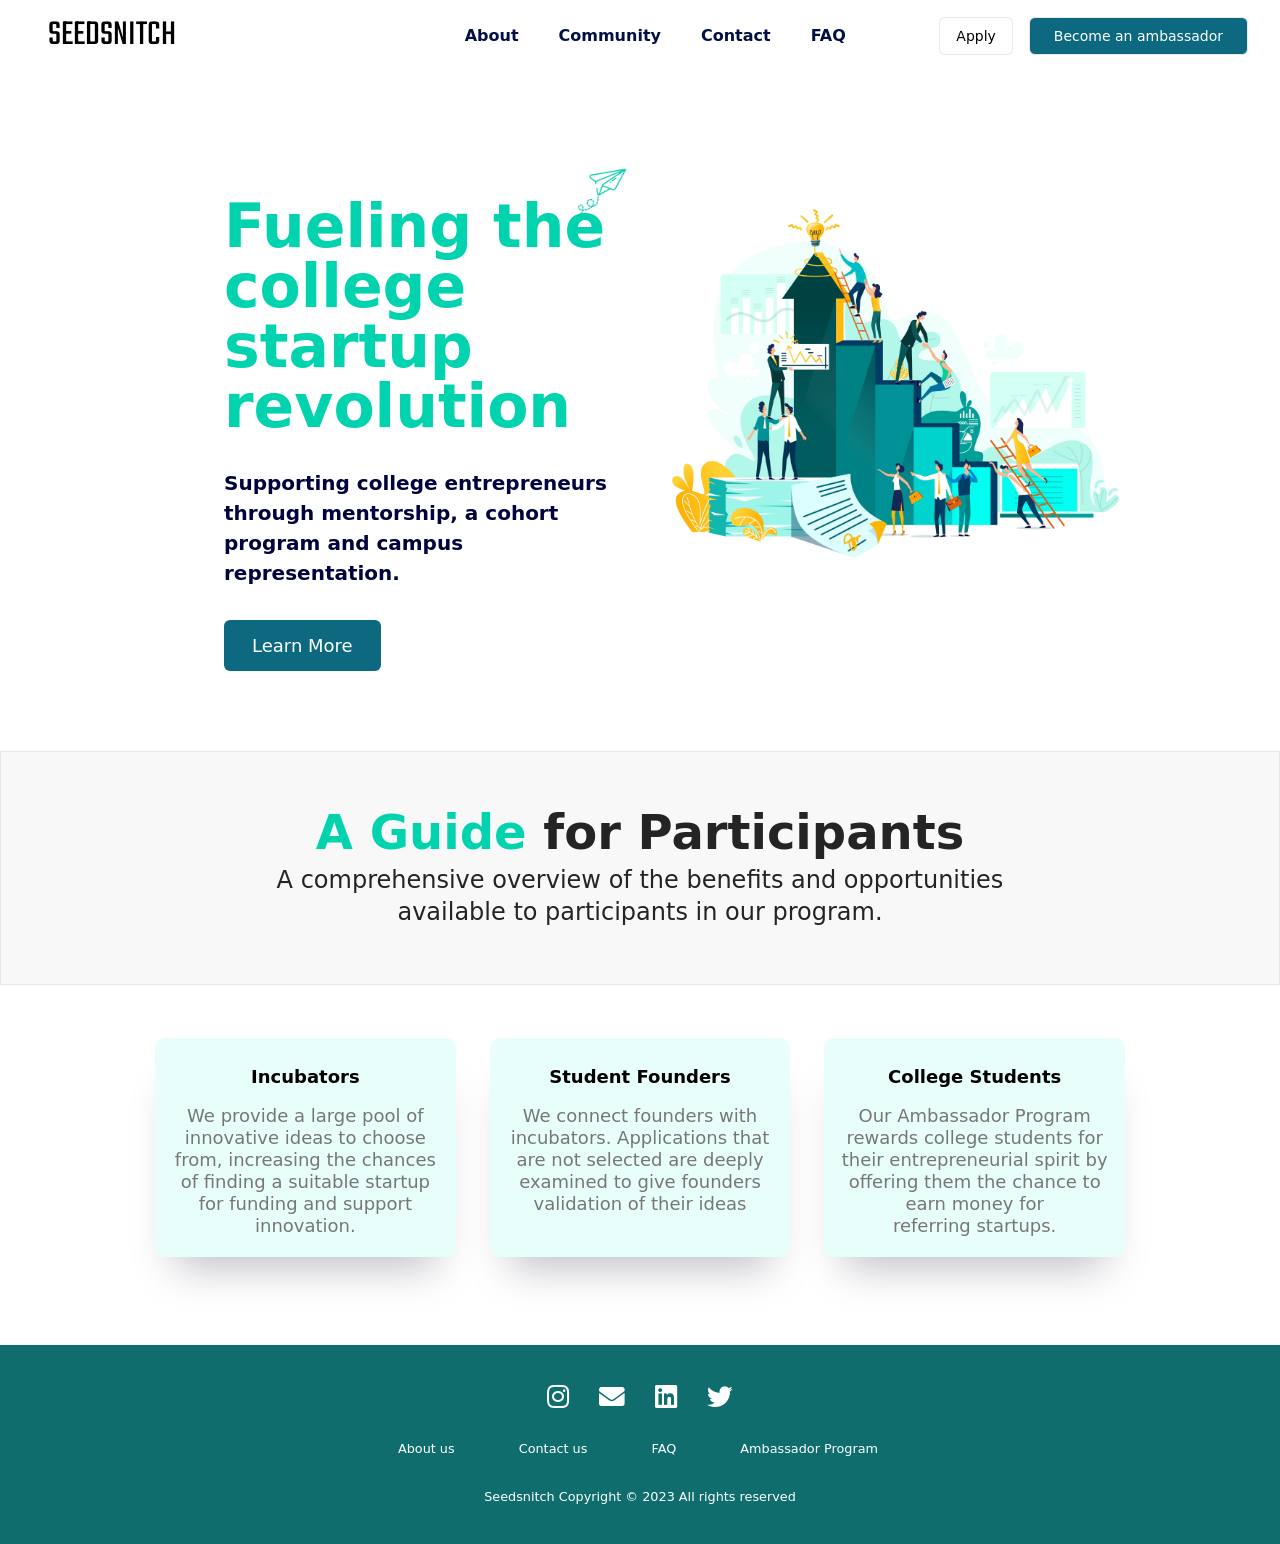
<file: index.html>
<!DOCTYPE html>
<html lang="en">
  <head>
    <link rel="icon" type="image/x-icon" href="./img/favicon.ico.png" />

    <meta charset="UTF-8" />
    <meta http-equiv="X-UA-Compatible" content="IE=edge" />
    <meta name="viewport" content="width=device-width, initial-scale=1.0" />
    <link rel="preconnect" href="https://fonts.googleapis.com" />
    <link
      href="https://fonts.googleapis.com/css2?family=Teko:wght@400;500;600&display=swap"
      rel="stylesheet"
    />
    <link rel="preconnect" href="https://fonts.gstatic.com" crossorigin />
    <link
      href="https://fonts.googleapis.com/css2?family=Merriweather:wght@400;700&display=swap"
      rel="stylesheet"
    />
    <link
      rel="stylesheet"
      href="https://cdnjs.cloudflare.com/ajax/libs/font-awesome/5.15.1/css/all.min.css"
      integrity="sha512-+4zCK9k+qNFUR5X+cKL9EIR+ZOhtIloNl9GIKS57V1MyNsYpYcUrUeQc9vNfzsWfV28IaLL3i96P9sdNyeRssA=="
      crossorigin="anonymous"
    />
    <link
      rel="stylesheet"
      href="https://maxcdn.bootstrapcdn.com/font-awesome/4.4.0/css/font-awesome.min.css"
    />
    <link
      rel="stylesheet"
      href="https://cdnjs.cloudflare.com/ajax/libs/font-awesome/5.15.1/css/all.min.css"
      integrity="sha512-+4zCK9k+qNFUR5X+cKL9EIR+ZOhtIloNl9GIKS57V1MyNsYpYcUrUeQc9vNfzsWfV28IaLL3i96P9sdNyeRssA=="
      crossorigin="anonymous"
    />
    <link rel="stylesheet" href="./css/main.css" />
    <title>Home | Seedsnitch</title>
  </head>

  <body class="bg-white">
    <nav
      class="bg-transparent px-4 flex items-center justify-between pt-4 pb-4 mx-auto fixed top-0 left-0 right-0 z-50 text-textBlue font-[600]"
      id="navbar"
    >
      <div class="max-w-1/3">
        <a href="#">
          <h1 class="font-title pl-8 text-4xl text-black font-normal">
            SEEDSNITCH
          </h1>
        </a>
      </div>
      <div
        class="hidden container pl-28 flex-row items-center justify-center space-x-10 md:flex max-w-1/3"
      >
        <a href="./pages/about.html" class="link">About</a>
        <a href="#" class="link">Community</a>
        <a href="./pages/contact.html" class="link">Contact</a>
        <a href="./pages/faq.html" class="link">FAQ</a>
      </div>
      <div
        class="max-w-1/3 hidden items-center justify-end pr-4 font-semibold button-effect space-x-4 md:flex"
      >
        <!-- <button class="rounded-md border border-black  px-4 py-1 text-center effect effect-5" id="button">Apply</button> -->
        <a
          href="./pages/apply.html"
          class="cursor-pointer border-gray-200 border flex justify-center items-center font-medium rounded-md hover:bg-accent text-black text-xs shrink-0 py-2 px-2 md:py-2 md:px-4 md:text-sm"
        >
          Apply
        </a>
        <a
          class="cursor-pointer flex justify-center items-center font-medium rounded-md border bg-[#0C6980] text-white hover:bg-[#084352] hover:text-white text-xs shrink-0 py-2 px-3 md:py-2 md:px-6 md:text-sm"
          href="./pages/ambassador.html"
        >
          Become an ambassador
        </a>
      </div>
      <div class="md:hidden w-1/2 flex items-center justify-end">
        <button
          id="menu-btn"
          class="block hamburger md:hidden focus:outline-none"
        >
          <span class="hamburger-top"></span>
          <span class="hamburger-middle"></span>
          <span class="hamburger-bottom"></span>
        </button>
      </div>
      <div class="md:hidden" class="">
        <div
          id="menu"
          class="absolute flex-col items-center hidden self-end py-4 mt-10 space-y-4 font-bold sm:w-min-3xl sm:self-center px-8 right-6 drop-shadow-md text-black bg-slate-50"
        >
          <a href="./pages/about.html" class="font-normal px-3">About</a>
          <a href="#" class="font-normal px-3">Community</a>
          <a href="./pages/contact.html" class="font-normal px-3">Contact</a>
          <a href="./pages/faq.html" class="font-normal px-3">FAQ</a>
          <a href="./pages/apply.html" class="font-bold text-darkBlue px-3">
            Apply
          </a>
          <a
            href="./pages/ambassador.html"
            class="font-bold text-darkBlue px-3"
          >
            Become an <br />
            ambassador
          </a>
        </div>
      </div>
    </nav>
    <!-- Intro Section -->
    <section
      id="intro"
      class="hidden h-auto w-full overflow-hidden md:flex justify-between flex-row mt-24 px-24 mb-6 text-left"
    >
      <div
        class="w-1/2 space-y-8 flex flex-col justify-center items-start pt-20 text-center pl-32"
        id="intro-text"
      >
        <div
          class="text-3xl pt-5 md:max-w-3xl text-accent md:text-6xl md:font-bold lg:font-black text-left"
          id="intro-text"
        >
          <span class="mt-64 relative text-center">
            Fueling the college startup revolution
            <img
              src="img/icon.png"
              class="w-[50px] absolute -right-14 -top-6"
            />
          </span>
        </div>
        <div class="max-w-lg text-medBlue font-semibold text-[20px] text-left">
          <p>
            Supporting college entrepreneurs through mentorship, a cohort
            program and campus representation.
          </p>
        </div>
        <div>
          <a href="./pages/about.html">
            <button
              class="text-white bg-[#0C6980] rounded-md py-3 px-7 text-[18px] hover:bg-[#084352]"
            >
              Learn More
            </button></a
          >
        </div>
      </div>
      <div class="w-1/2 flex flex-row items-center justify-end p-8">
        <img src="img/2.jpg" class="object-cover" alt="" />
        <!-- <img src="img/test.png" class="object-cover" alt="" /> -->
      </div>
    </section>
    <section id="intro2" class="w-screen h-fit mb-6 block md:hidden">
      <div
        class="w-full h-fit space-y-12 py-12 flex flex-col items-center justify-center mt-28 rounded-xl z-10"
      >
        <div
          class="container text-center text-accent text-5xl font-[800] flex flex-col justify-center"
          id="intro-text"
        >
          <span class=""> Fueling the college startup revolution</span>
        </div>
        <div class="text-medBlue font-bold text-center text-[20px]">
          <p>
            Supporting college entrepreneurs through <br />
            mentorship, a cohort program and <br />campus representation.
          </p>
        </div>
        <div>
          <a href="./pages/about.html">
            <button
              class="text-white bg-[#0C6980] rounded-md py-2 px-8 mt-4 text-[16px] hover:bg-[#084352]"
            >
              Learn More
            </button></a
          >
        </div>
        <img src="./img/cover.jpg" class="-z-10" id="index-img" alt="" />
      </div>
      <!-- <div class="w-full mt-16">
      <img src="img/2.jpg" class="w-full h-auto" alt="">
    </div> -->
    </section>

    <section
      class="mt-20 gap-x-8 h-auto md:flex-row px-4 md:px-0 md:gap-x-16 bg-[#f8f8f8] w-full border border-b-slate-200"
    >
      <div
        class="text-center md:w-1/2 w-full h-full mx-auto flex flex-col items-center justify-start md:py-12"
      >
        <div class="w-full md:w-[800px] text-center p-4 md:p-2">
          <h2
            class="md:font-extrabold font-bold text-4xl md:text-5xl pb-2 text-accent"
          >
            A Guide <span class="text-[#242424]">for Participants</span>
          </h2>
          <h2 class="font-light text-2xl md:font-normal text-[#242424]">
            A comprehensive overview of the benefits and opportunities available
            to participants in our program.
          </h2>
        </div>
      </div>
    </section>
    <section>
      <div
        class="w-full mx-auto h-auto flex flex-col items-center justify-center px-10 md:px-6 md:mb-0 md:pb-10 mb-6 mt-18 pt-4"
      >
        <div class="index-row flex flex-col md:flex-row container">
          <div class="course-col">
            <h3>Incubators</h3>
            <p>
              We provide a large pool of innovative ideas to choose from,
              increasing the chances of finding a suitable startup for funding
              and support innovation.
            </p>
          </div>
          <div class="course-col">
            <h3>Student Founders</h3>
            <p>
              We connect founders with incubators. Applications that are not
              selected are deeply examined to give founders validation of their
              ideas
            </p>
          </div>
          <div class="course-col">
            <h3>College Students</h3>
            <p>
              Our Ambassador Program rewards college students for their
              entrepreneurial spirit by offering them the chance to earn money
              for referring startups.
            </p>
          </div>
        </div>
      </div>
    </section>
    <footer class="bg-[#0f6d6d] text-white py-2 static bottom-0 left-0 w-full">
      <div class="footer">
        <div class="row">
          <a
            target="_blank"
            href="https://instagram.com/seedsnitch?igshid=ZDdkNTZiNTM="
            id="instagram"
            ><i class="fab fa-instagram"></i
          ></a>
          <a
            target="_blank"
            href="https://mail.google.com/mail/?view=cm&fs=1&tf=1&to=connect@seedsnitch.in"
            id="gmail"
            ><i class="fas fa-envelope"></i
          ></a>
          <a
            target="_blank"
            href="https://www.linkedin.com/company/seedsnitch/"
            id="linkedin"
            ><i class="fab fa-linkedin"></i
          ></a>
          <a target="_blank" href="https://twitter.com/seedsnitch" id="twitter"
            ><i class="fab fa-twitter"></i
          ></a>
        </div>

        <div class="row">
          <ul>
            <li><a href="/pages/about.html">About us</a></li>
            <li><a href="/pages/contact.html">Contact us</a></li>
            <li><a href="/pages/faq.html">FAQ</a></li>
            <li><a href="/pages/ambassador.html">Ambassador Program </a></li>
          </ul>
        </div>

        <div class="row">Seedsnitch Copyright © 2023 All rights reserved</div>
      </div>
    </footer>
  </body>
  <script src="./js/scripts.js"></script>
</html>
</file>
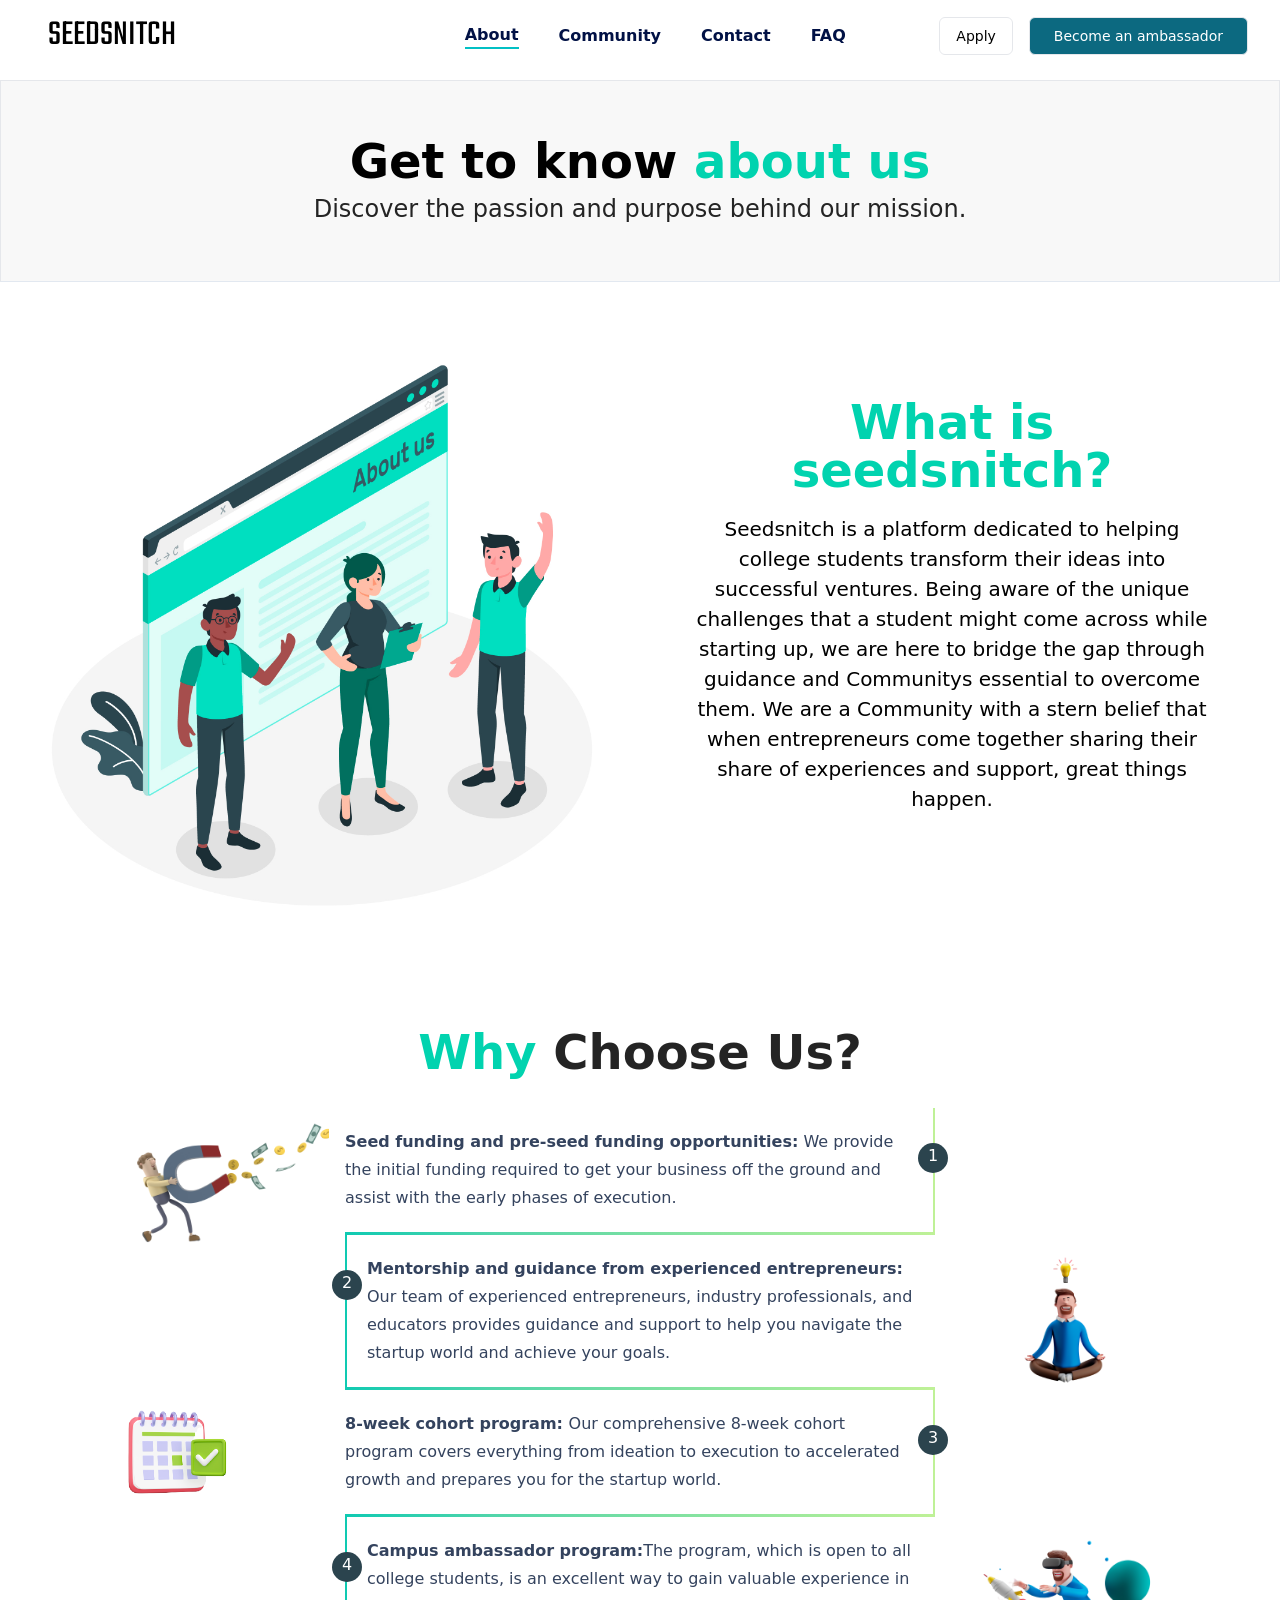
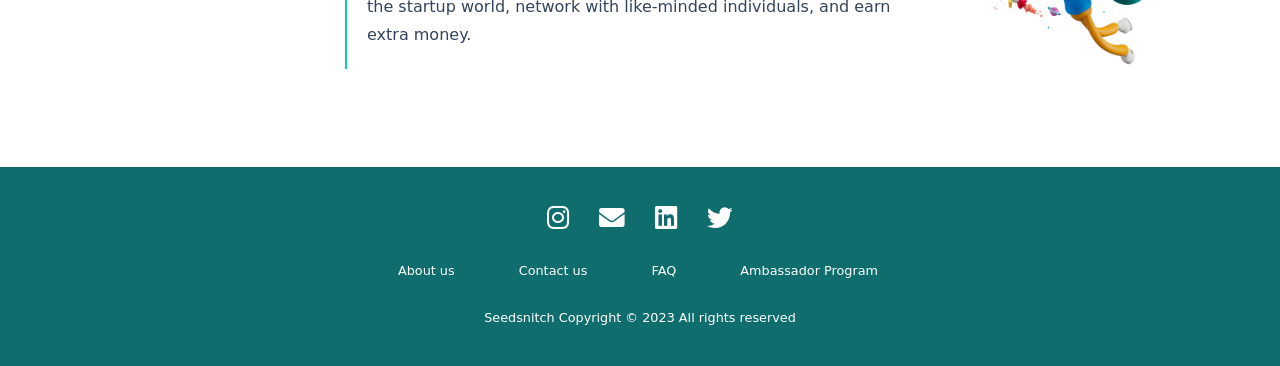
<file: pages/about.html>
<!DOCTYPE html>
<html lang="en">
  <head>
    <link rel="icon" type="image/x-icon" href="../img/favicon.ico.png" />

    <meta charset="UTF-8" />
    <meta http-equiv="X-UA-Compatible" content="IE=edge" />
    <meta name="viewport" content="width=device-width, initial-scale=1.0" />
    <link rel="preconnect" href="https://fonts.googleapis.com" />
    <link rel="preconnect" href="https://fonts.gstatic.com" crossorigin />
    <link
      href="https://fonts.googleapis.com/css2?family=Merriweather:wght@400;700&display=swap"
      rel="stylesheet"
    />
    <link
      rel="stylesheet"
      href="https://cdnjs.cloudflare.com/ajax/libs/font-awesome/5.15.1/css/all.min.css"
      integrity="sha512-+4zCK9k+qNFUR5X+cKL9EIR+ZOhtIloNl9GIKS57V1MyNsYpYcUrUeQc9vNfzsWfV28IaLL3i96P9sdNyeRssA=="
      crossorigin="anonymous"
    />
    <link
      rel="stylesheet"
      href="https://maxcdn.bootstrapcdn.com/font-awesome/4.4.0/css/font-awesome.min.css"
    />
    <link
      rel="stylesheet"
      href="https://cdnjs.cloudflare.com/ajax/libs/font-awesome/5.15.1/css/all.min.css"
      integrity="sha512-+4zCK9k+qNFUR5X+cKL9EIR+ZOhtIloNl9GIKS57V1MyNsYpYcUrUeQc9vNfzsWfV28IaLL3i96P9sdNyeRssA=="
      crossorigin="anonymous"
    />
    <link rel="stylesheet" href="../css/main.css" />
    <title>About | Seedsnitch</title>
  </head>

  <body>
    <nav
      class="bg-transparent px-4 flex items-center justify-between pt-4 pb-4 mx-auto fixed top-0 left-0 right-0 z-50 text-textBlue font-[600]"
      id="navbar"
    >
      <div class="max-w-1/2 md:max-w-1/3">
        <a href="../index.html">
          <h1 class="font-title pl-8 text-4xl text-black font-normal">
            SEEDSNITCH
          </h1>
        </a>
      </div>
      <div
        class="hidden container pl-28 flex-row items-center justify-center space-x-10 md:flex md:max-w-1/3"
      >
        <a href="#" class="font-bold border-b-[2px] border-[#01c0c4]">About</a>
        <a href="#" class="link">Community</a>
        <a href="./contact.html" class="link">Contact</a>
        <a href="./faq.html" class="link">FAQ</a>
      </div>

      <div
        class="hidden md:max-w-1/3 items-center justify-end pr-4 font-semibold button-effect space-x-4 md:flex"
      >
        <!-- <button class="rounded-md border border-black  px-4 py-1 text-center effect effect-5" id="button">Apply</button> -->
        <a
          href="./apply.html"
          class="cursor-pointer border-gray-200 border flex justify-center items-center font-medium rounded-md hover:bg-accent text-black text-xs shrink-0 py-2 px-2 md:py-2 md:px-4 md:text-sm"
        >
          Apply
        </a>
        <a
          class="cursor-pointer flex justify-center items-center font-medium rounded-md border bg-[#0C6980] text-white hover:bg-[#084352] hover:text-white text-xs shrink-0 py-2 px-3 md:py-2 md:px-6 md:text-sm"
          href="./ambassador.html"
        >
          Become an ambassador
        </a>
      </div>
      <div class="md:hidden w-1/2 flex items-center justify-end">
        <button
          id="menu-btn"
          class="block hamburger md:hidden focus:outline-none"
        >
          <span class="hamburger-top"></span>
          <span class="hamburger-middle"></span>
          <span class="hamburger-bottom"></span>
        </button>
      </div>
      <div class="md:hidden" class="">
        <div
          id="menu"
          class="absolute flex-col items-center hidden self-end py-4 mt-10 space-y-4 font-bold sm:w-min-3xl sm:self-center px-8 right-6 drop-shadow-md text-black bg-slate-50"
        >
          <a href="#" class="font-normal px-3">About</a>
          <a href="#" class="font-normal px-3">Community</a>
          <a href="./contact.html" class="font-normal px-3">Contact</a>
          <a href="./faq.html" class="font-normal px-3">FAQ</a>
          <a href="./apply.html" class="font-bold text-darkBlue px-3">
            Apply
          </a>
          <a href="./ambassador.html" class="font-bold text-darkBlue px-3">
            Become an <br />
            ambassador
          </a>
        </div>
      </div>
    </nav>

    <section
      class="mt-20 gap-x-8 h-[auto] md:flex-row px-4 md:px-0 md:gap-x-16 bg-[#f8f8f8] w-full border border-b-slate-200"
    >
      <div
        class="text-center md:w-1/2 w-full h-full mx-auto flex flex-col items-center justify-start md:py-12"
      >
        <div class="w-full md:w-[800px] text-center p-4 md:p-2">
          <h2
            class="md:font-extrabold font-bold text-4xl md:text-5xl pb-2 text-black"
          >
            Get to know <span class="text-accent"> about us</span>
          </h2>
          <h2 class="font-light text-2xl md:font-normal text-[#242424]">
            Discover the passion and purpose behind our mission.
          </h2>
        </div>
      </div>
    </section>

    <section>
      <div
        class="py-4 text-center mx-auto flex flex-col items-center justify-start"
      >
        <div class="w-full p-4 flex flex-row justify-between items-center my-4">
          <div class="hidden md:flex flex-row justify-center w-1/2">
            <img src="../img/about.jpg" class="w-[600px] object-right" alt="" />
          </div>
          <div
            class="container md:w-1/2 w-full flex flex-col items-center md:items-start justify-center px-6 md:px-12 space-y-3 pb-12"
          >
            <h1
              class="font-bold text-[40px] md:text-5xl pb-2 text-accent text-center w-full"
            >
              What is seedsnitch?
            </h1>
            <img
              src="../img/about.jpg"
              class="block w-[300px] md:hidden"
              alt=""
            />
            <p class="text-center text-[20px] font-normal w-full">
              Seedsnitch is a platform dedicated to helping college students
              transform their ideas into successful ventures. Being aware of the
              unique challenges that a student might come across while starting
              up, we are here to bridge the gap through guidance and Communitys
              essential to overcome them. We are a Community with a stern belief
              that when entrepreneurs come together sharing their share of
              experiences and support, great things happen.
            </p>
          </div>
        </div>
      </div>
    </section>
    <section id="service" class="mb-12 md:pl-10">
      <div
        class="mx-auto text-center text-[40px] md:text-5xl font-bold text-[#242424] mb-8"
      >
        <span class="text-accent"> Why</span> Choose Us?
      </div>

      <main>
        <p class="text-[16px]">
          <img
            src="../img/choose1.png"
            alt=""
            class="hidden absolute -left-64 w-60 top-2 md:top-0 md:block"
          />
          <b> Seed funding and pre-seed funding opportunities:</b> We provide
          the initial funding required to get your business off the ground and
          assist with the early phases of execution.
        </p>
        <p class="text-[16px]">
          <img
            src="../img/choose2.png"
            alt=""
            class="hidden absolute -right-64 w-64 top-2 md:top-0 md:block"
          />
          <b> Mentorship and guidance from experienced entrepreneurs: </b>Our
          team of experienced entrepreneurs, industry professionals, and
          educators provides guidance and support to help you navigate the
          startup world and achieve your goals.
        </p>
        <p class="text-[16px]">
          <img
            src="../img/calendar.png"
            alt=""
            class="hidden absolute -left-64 w-44 top-2 md:top-0 md:block"
          />
          <b> 8-week cohort program: </b>Our comprehensive 8-week cohort program
          covers everything from ideation to execution to accelerated growth and
          prepares you for the startup world.
        </p>

        <p class="text-[16px]">
          <img
            src="../img/campus.png"
            alt=""
            class="hidden absolute -right-64 w-64 top-2 md:top-0 md:block"
          />
          <b> Campus ambassador program:</b>The program, which is open to all
          college students, is an excellent way to gain valuable experience in
          the startup world, network with like-minded individuals, and earn
          extra money.
        </p>
      </main>
    </section>
    <footer class="bg-[#0f6d6d] text-white py-2 static bottom-0 left-0 w-full">
      <div class="footer">
        <div class="row">
          <a
            target="_blank"
            href="https://instagram.com/seedsnitch?igshid=ZDdkNTZiNTM="
            id="instagram"
            ><i class="fab fa-instagram"></i
          ></a>
          <a
            target="_blank"
            href="https://mail.google.com/mail/?view=cm&fs=1&tf=1&to=connect@seedsnitch.in"
            id="gmail"
            ><i class="fas fa-envelope"></i
          ></a>
          <a
            target="_blank"
            href="https://www.linkedin.com/company/seedsnitch/"
            id="linkedin"
            ><i class="fab fa-linkedin"></i
          ></a>
          <a target="_blank" href="https://twitter.com/seedsnitch" id="twitter"
            ><i class="fab fa-twitter"></i
          ></a>
        </div>

        <div class="row">
          <ul>
            <li><a href="./about.html">About us</a></li>
            <li><a href="./contact.html">Contact us</a></li>
            <li><a href="./faq.html">FAQ</a></li>
            <li><a href="./ambassador.html">Ambassador Program </a></li>
          </ul>
        </div>

        <div class="row">Seedsnitch Copyright © 2023 All rights reserved</div>
      </div>
    </footer>
  </body>
  <script src="../js/scripts.js"></script>
</html>
</file>
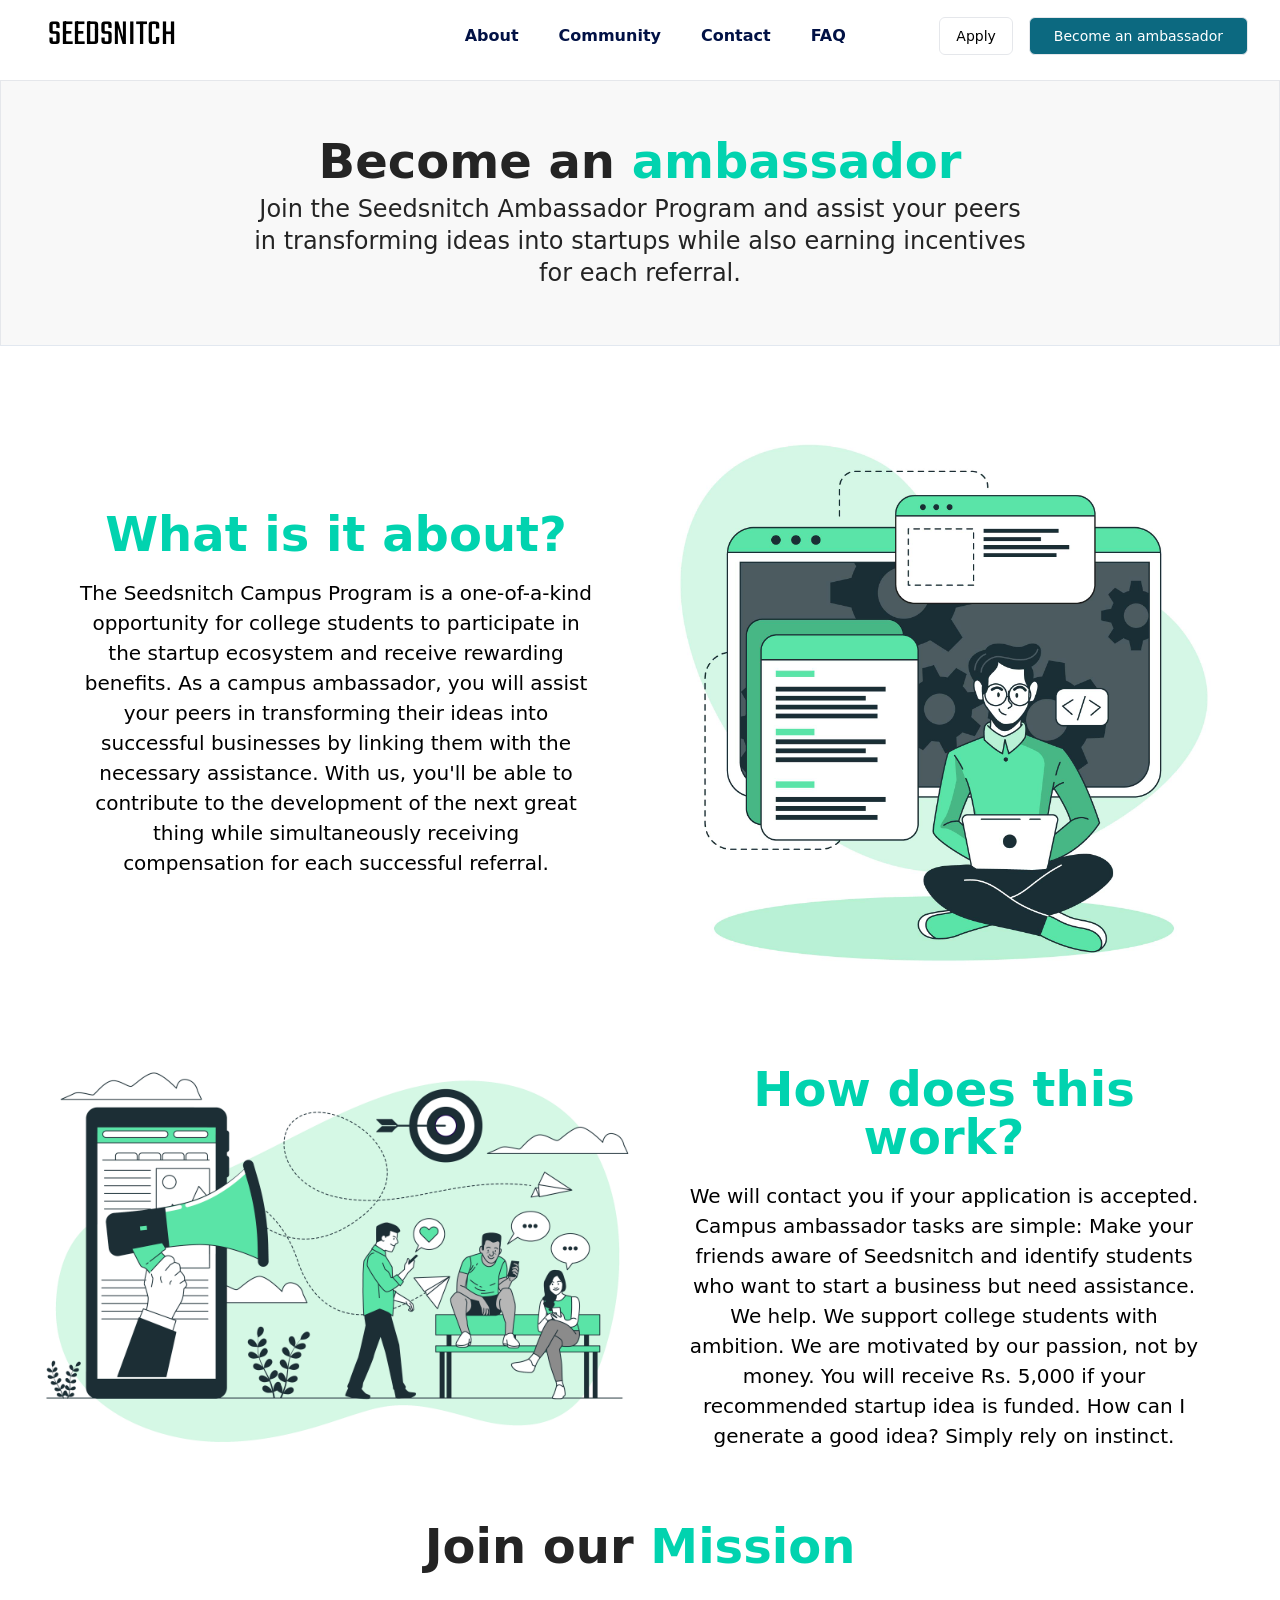
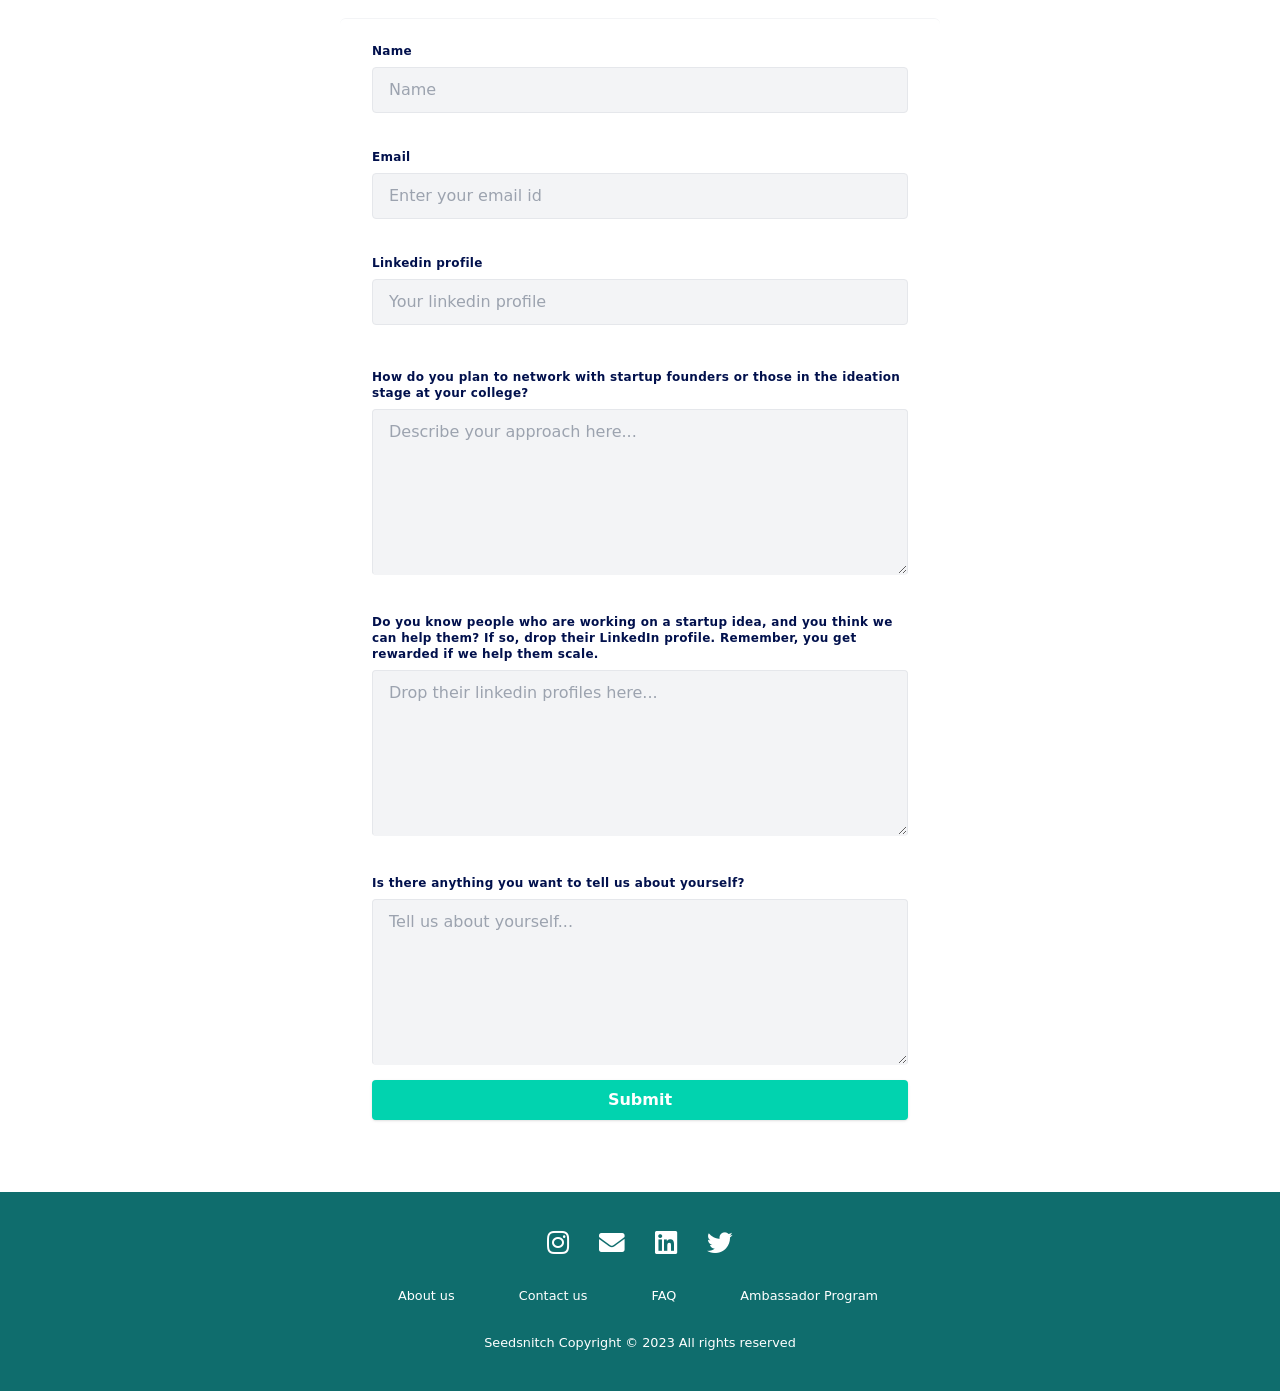
<file: pages/ambassador.html>
<!DOCTYPE html>
<html lang="en">
  <head>
    <link rel="icon" type="image/x-icon" href="../img/favicon.ico.png" />

    <meta charset="UTF-8" />
    <meta http-equiv="X-UA-Compatible" content="IE=edge" />
    <meta name="viewport" content="width=device-width, initial-scale=1.0" />
    <link rel="preconnect" href="https://fonts.googleapis.com" />
    <link rel="preconnect" href="https://fonts.gstatic.com" crossorigin />
    <link
      href="https://fonts.googleapis.com/css2?family=Merriweather:wght@400;700&display=swap"
      rel="stylesheet"
    />
    <link
      rel="stylesheet"
      href="https://cdnjs.cloudflare.com/ajax/libs/font-awesome/5.15.1/css/all.min.css"
      integrity="sha512-+4zCK9k+qNFUR5X+cKL9EIR+ZOhtIloNl9GIKS57V1MyNsYpYcUrUeQc9vNfzsWfV28IaLL3i96P9sdNyeRssA=="
      crossorigin="anonymous"
    />
    <link
      rel="stylesheet"
      href="https://maxcdn.bootstrapcdn.com/font-awesome/4.4.0/css/font-awesome.min.css"
    />
    <link
      rel="stylesheet"
      href="https://cdnjs.cloudflare.com/ajax/libs/font-awesome/5.15.1/css/all.min.css"
      integrity="sha512-+4zCK9k+qNFUR5X+cKL9EIR+ZOhtIloNl9GIKS57V1MyNsYpYcUrUeQc9vNfzsWfV28IaLL3i96P9sdNyeRssA=="
      crossorigin="anonymous"
    />
    <link rel="stylesheet" href="../css/main.css" />
    <title>Ambassador Program | Seedsnitch</title>
  </head>

  <body>
    <nav
      class="bg-transparent px-4 flex items-center justify-between pt-4 pb-4 mx-auto fixed top-0 left-0 right-0 z-50 text-textBlue font-[600]"
      id="navbar"
    >
      <div class="max-w-1/3">
        <a href="../index.html">
          <h1 class="font-title pl-8 text-4xl text-black font-normal">
            SEEDSNITCH
          </h1>
        </a>
      </div>
      <div
        class="hidden container pl-28 flex-row items-center justify-center space-x-10 md:flex max-w-1/3"
      >
        <a href="./about.html" class="link">About</a>
        <a href="#" class="link">Community</a>
        <a href="./contact.html" class="link">Contact</a>
        <a href="./faq.html" class="link">FAQ</a>
      </div>
      <div
        class="max-w-1/3 hidden items-center justify-end pr-4 font-semibold button-effect space-x-4 md:flex"
      >
        <!-- <button class="rounded-md border border-black  px-4 py-1 text-center effect effect-5" id="button">Apply</button> -->
        <a
          href="./apply.html"
          class="cursor-pointer border-gray-200 border flex justify-center items-center font-medium rounded-md hover:bg-accent text-black text-xs shrink-0 py-2 px-2 md:py-2 md:px-4 md:text-sm"
        >
          Apply
        </a>
        <a
          class="cursor-pointer flex justify-center items-center font-medium rounded-md border bg-[#0C6980] text-white hover:bg-[#084352] hover:text-white text-xs shrink-0 py-2 px-3 md:py-2 md:px-6 md:text-sm"
          href="./ambassador.html"
        >
          Become an ambassador
        </a>
      </div>
      <div class="md:hidden w-1/2 flex items-center justify-end">
        <button
          id="menu-btn"
          class="block hamburger md:hidden focus:outline-none"
        >
          <span class="hamburger-top"></span>
          <span class="hamburger-middle"></span>
          <span class="hamburger-bottom"></span>
        </button>
      </div>
      <div class="md:hidden" class="">
        <div
          id="menu"
          class="absolute flex-col items-center hidden self-end py-4 mt-10 space-y-4 font-bold sm:w-min-3xl sm:self-center px-8 right-6 drop-shadow-md text-black bg-slate-50"
        >
          <a href="./apply.html" class="font-normal px-3">About</a>
          <a href="#" class="font-normal px-3">Community</a>
          <a href="./contact.html" class="font-normal px-3">Contact</a>
          <a href="./faq.html" class="font-normal px-3">FAQ</a>
          <a href="./apply.html" class="font-bold text-darkBlue px-3">
            Apply
          </a>
          <a href="#" class="font-bold text-darkBlue px-3">
            Become an <br />
            ambassador
          </a>
        </div>
      </div>
    </nav>

    <section
      class="mt-20 gap-x-8 h-[auto] md:flex-row px-4 md:px-0 md:gap-x-16 bg-[#f8f8f8] w-full border border-b-slate-200"
    >
      <div
        class="text-center md:w-1/2 w-full h-full mx-auto flex flex-col items-center justify-start md:py-12"
      >
        <div class="w-full md:w-[800px] text-center p-4 md:p-2">
          <h2
            class="md:font-extrabold font-bold text-4xl md:text-5xl pb-2 text-[#242424]"
          >
            Become an <span class="text-accent">ambassador</span>
          </h2>
          <h2 class="font-light text-2xl md:font-normal text-[#242424]">
            Join the Seedsnitch Ambassador Program and assist your peers in
            transforming ideas into startups while also earning incentives for
            each referral.
          </h2>
        </div>
      </div>
    </section>
    <section class="w-full h-auto">
      <div
        class="w-full h-full py-4 text-center mx-auto flex flex-col items-center justify-start"
      >
        <div
          class="w-full p-4 md:py-4 md:px-8 flex flex-row-reverse justify-evenly items-center my-4"
        >
          <div class="hidden md:flex flex-row justify-center w-1/2">
            <img
              src="../img/ambass2.jpg"
              class="hidden md:block w-[600px]"
              alt=""
            />
          </div>
          <div
            class="container md:w-1/2 w-full flex flex-col items-center md:items-start justify-center px-6 md:px-12 space-y-3"
          >
            <h1
              class="font-bold text-4xl md:text-5xl pb-2 text-accent text-center w-full"
            >
              What is it about?
            </h1>
            <img
              src="../img/ambass2.jpg"
              class="block w-[180px] md:hidden"
              alt=""
            />
            <p class="text-center text-[20px] font-normal w-full">
              The Seedsnitch Campus Program is a one-of-a-kind opportunity for
              college students to participate in the startup ecosystem and
              receive rewarding benefits. As a campus ambassador, you will
              assist your peers in transforming their ideas into successful
              businesses by linking them with the necessary assistance. With us,
              you'll be able to contribute to the development of the next great
              thing while simultaneously receiving compensation for each
              successful referral.
            </p>
          </div>
        </div>

        <div
          class="w-full p-4 flex flex-row justify-between items-center my-4 md:px-8"
        >
          <div class="hidden md:flex flex-row justify-center w-1/2">
            <img
              src="../img/img2.jpg"
              class="hidden md:block w-[600px]"
              alt=""
            />
          </div>
          <div
            class="container md:w-1/2 w-full flex flex-col items-center md:items-start justify-center px-6 md:px-12 space-y-3"
          >
            <h1
              class="font-bold text-4xl md:text-5xl pb-2 text-accent text-center w-full"
            >
              How does this work?
            </h1>
            <img
              src="../img/img2.jpg"
              class="block w-[180px] md:hidden"
              alt=""
            />
            <p class="text-center text-[20px] font-normal w-full">
              We will contact you if your application is accepted. Campus
              ambassador tasks are simple: Make your friends aware of Seedsnitch
              and identify students who want to start a business but need
              assistance. We help. We support college students with ambition. We
              are motivated by our passion, not by money. You will receive Rs.
              5,000 if your recommended startup idea is funded. How can I
              generate a good idea? Simply rely on instinct.
            </p>
          </div>
        </div>
      </div>
    </section>

    <section>
      <div
        class="h-full w-full flex flex-col gap-4 justify-between items-center space-y-8 p-4 mb-8"
      >
        <h2 class="md:font-bold font-bold text-4xl md:text-5xl text-accent">
          <span class="text-[#242424]"> Join our&nbsp;</span>Mission
        </h2>
        <div
          class="w-full md:w-[600px] h-full rounded-md mx-auto border-t border-t-gray-100 px-4"
        >
          <form
            class="w-full h-full max-w-2xl px-4 py-6"
            id="ambass-form"
            name="ambass"
          >
            <div class="flex flex-wrap -mx-3 mb-6">
              <div class="w-full px-3">
                <label
                  class="block tracking-wide text-darkBlue text-xs font-bold mb-2"
                  for="grid-name"
                >
                  Name
                </label>
                <input
                  name="Name"
                  class="appearance-none block w-full bg-gray-100 text-darkBlue border border-grabg-gray-100 rounded py-3 px-4 mb-3 leading-tight focus:outline-none focus:bg-white focus:border-gray-500"
                  id="grid-name"
                  type="text"
                  required
                  placeholder="Name"
                />
              </div>
            </div>
            <div class="flex flex-wrap -mx-3 mb-6">
              <div class="w-full px-3">
                <label
                  class="block tracking-wide text-darkBlue text-xs font-bold mb-2"
                  for="grid-email"
                >
                  Email
                </label>
                <input
                  class="appearance-none block w-full bg-gray-100 text-darkBlue border border-grabg-gray-100 rounded py-3 px-4 mb-3 leading-tight focus:outline-none focus:bg-white focus:border-gray-500"
                  id="grid-email"
                  name="Email"
                  type="email"
                  required
                  placeholder="Enter your email id"
                />
              </div>
            </div>
            <div class="flex flex-wrap -mx-3 mb-6">
              <div class="w-full px-3">
                <label
                  class="block tracking-wide text-darkBlue text-xs font-bold mb-2"
                  for="grid-linkedin"
                >
                  Linkedin profile
                </label>
                <input
                  class="appearance-none block w-full bg-gray-100 text-darkBlue border border-grabg-gray-100 rounded py-3 px-4 mb-3 leading-tight focus:outline-none focus:bg-white focus:border-gray-500"
                  id="grid-name"
                  name="Linkedin"
                  type="url"
                  placeholder="Your linkedin profile"
                />
              </div>
            </div>
            <div class="flex flex-wrap -mx-3 mb-2 mt-8">
              <div class="w-full md:w-full px-3 mb-6 md:mb-0">
                <label
                  class="block tracking-wide text-darkBlue text-xs font-bold mb-2"
                  for="grid-plan"
                >
                  How do you plan to network with startup founders or those in
                  the ideation stage at your college?
                </label>
                <textarea
                  class="w-full bg-gray-100 text-darkBlue border border-b-gray-100 rounded py-3 px-4 leading-tight focus:outline-none focus:bg-white focus:border-gray-500"
                  id="grid-plan"
                  name="Networking Approach"
                  placeholder="Describe your approach here..."
                  rows="7"
                  required
                ></textarea>
              </div>
            </div>
            <div class="flex flex-wrap -mx-3 mb-2 mt-8">
              <div class="w-full md:w-full px-3 mb-6 md:mb-0">
                <label
                  class="block tracking-wide text-darkBlue text-xs font-bold mb-2"
                  for="grid-prob"
                >
                  Do you know people who are working on a startup idea, and you
                  think we can help them? If so, drop their LinkedIn profile.
                  Remember, you get rewarded if we help them scale.
                </label>
                <textarea
                  name="Founder Linkedin"
                  class="w-full bg-gray-100 text-darkBlue border border-b-gray-100 rounded py-3 px-4 leading-tight focus:outline-none focus:bg-white focus:border-gray-500"
                  id="grid-prob"
                  placeholder="Drop their linkedin profiles here..."
                  rows="7"
                  required
                ></textarea>
              </div>
            </div>
            <div class="flex flex-wrap -mx-3 mb-2 mt-8">
              <div class="w-full md:w-full px-3 mb-6 md:mb-0">
                <label
                  class="block tracking-wide text-darkBlue text-xs font-bold mb-2"
                  for="grid-desc"
                >
                  Is there anything you want to tell us about yourself?
                </label>
                <textarea
                  name="About Yourself"
                  class="w-full bg-gray-100 text-darkBlue border border-b-gray-100 rounded py-3 px-4 leading-tight focus:outline-none focus:bg-white focus:border-gray-500"
                  id="grid-desc"
                  placeholder="Tell us about yourself..."
                  rows="7"
                  required
                ></textarea>
              </div>
            </div>
            <div class="w-full">
              <div class="w-full flex flex-row items-center">
                <input
                  class="shadow color focus:shadow-outline focus:outline-none text-white font-semibold px-3 py-2 rounded w-full bg-accent hover:bg-[#37a697]"
                  type="submit"
                  id="ambass-submit"
                />
              </div>
            </div>
          </form>
        </div>
      </div>
    </section>

    <footer class="bg-[#0f6d6d] text-white py-2 static bottom-0 left-0 w-full">
      <div class="footer w-full">
        <div class="row">
          <a
            target="_blank"
            href="https://instagram.com/seedsnitch?igshid=ZDdkNTZiNTM="
            id="instagram"
            ><i class="fab fa-instagram"></i
          ></a>
          <a
            target="_blank"
            href="https://mail.google.com/mail/?view=cm&fs=1&tf=1&to=connect@seedsnitch.in"
            id="gmail"
            ><i class="fas fa-envelope"></i
          ></a>
          <a
            target="_blank"
            href="https://www.linkedin.com/company/seedsnitch/"
            id="linkedin"
            ><i class="fab fa-linkedin"></i
          ></a>
          <a target="_blank" href="https://twitter.com/seedsnitch" id="twitter"
            ><i class="fab fa-twitter"></i
          ></a>
        </div>

        <div class="row w-full">
          <ul>
            <li><a href="./about.html">About us</a></li>
            <li><a href="./contact.html">Contact us</a></li>
            <li><a href="./faq.html">FAQ</a></li>
            <li><a href="./ambassador.html">Ambassador Program </a></li>
          </ul>
        </div>

        <div class="row">Seedsnitch Copyright © 2023 All rights reserved</div>
      </div>
    </footer>
    <script>
      const url =
        "https://script.google.com/macros/s/AKfycbxdM7XaEJ1Gq1Xy_IrSeUWDV5ARJUKkFv7DcCCIOunwsu1m5IHb85E4TBudYqCpbtEV/exec";
      const ambassForm = document.forms["ambass"];
      ambassForm.addEventListener("submit", (e) => {
        e.preventDefault();
        fetch(url, { method: "POST", body: new FormData(ambassForm) })
          .then((response) => {
            alert("Thanks for Applying..! We Will contact you soon.");
            document.getElementById("ambass-form").reset();
          })
          .catch((error) => console.error("Error!", error.message));
      });
    </script>
  </body>
  <script src="../js/scripts.js"></script>
</html>
</file>
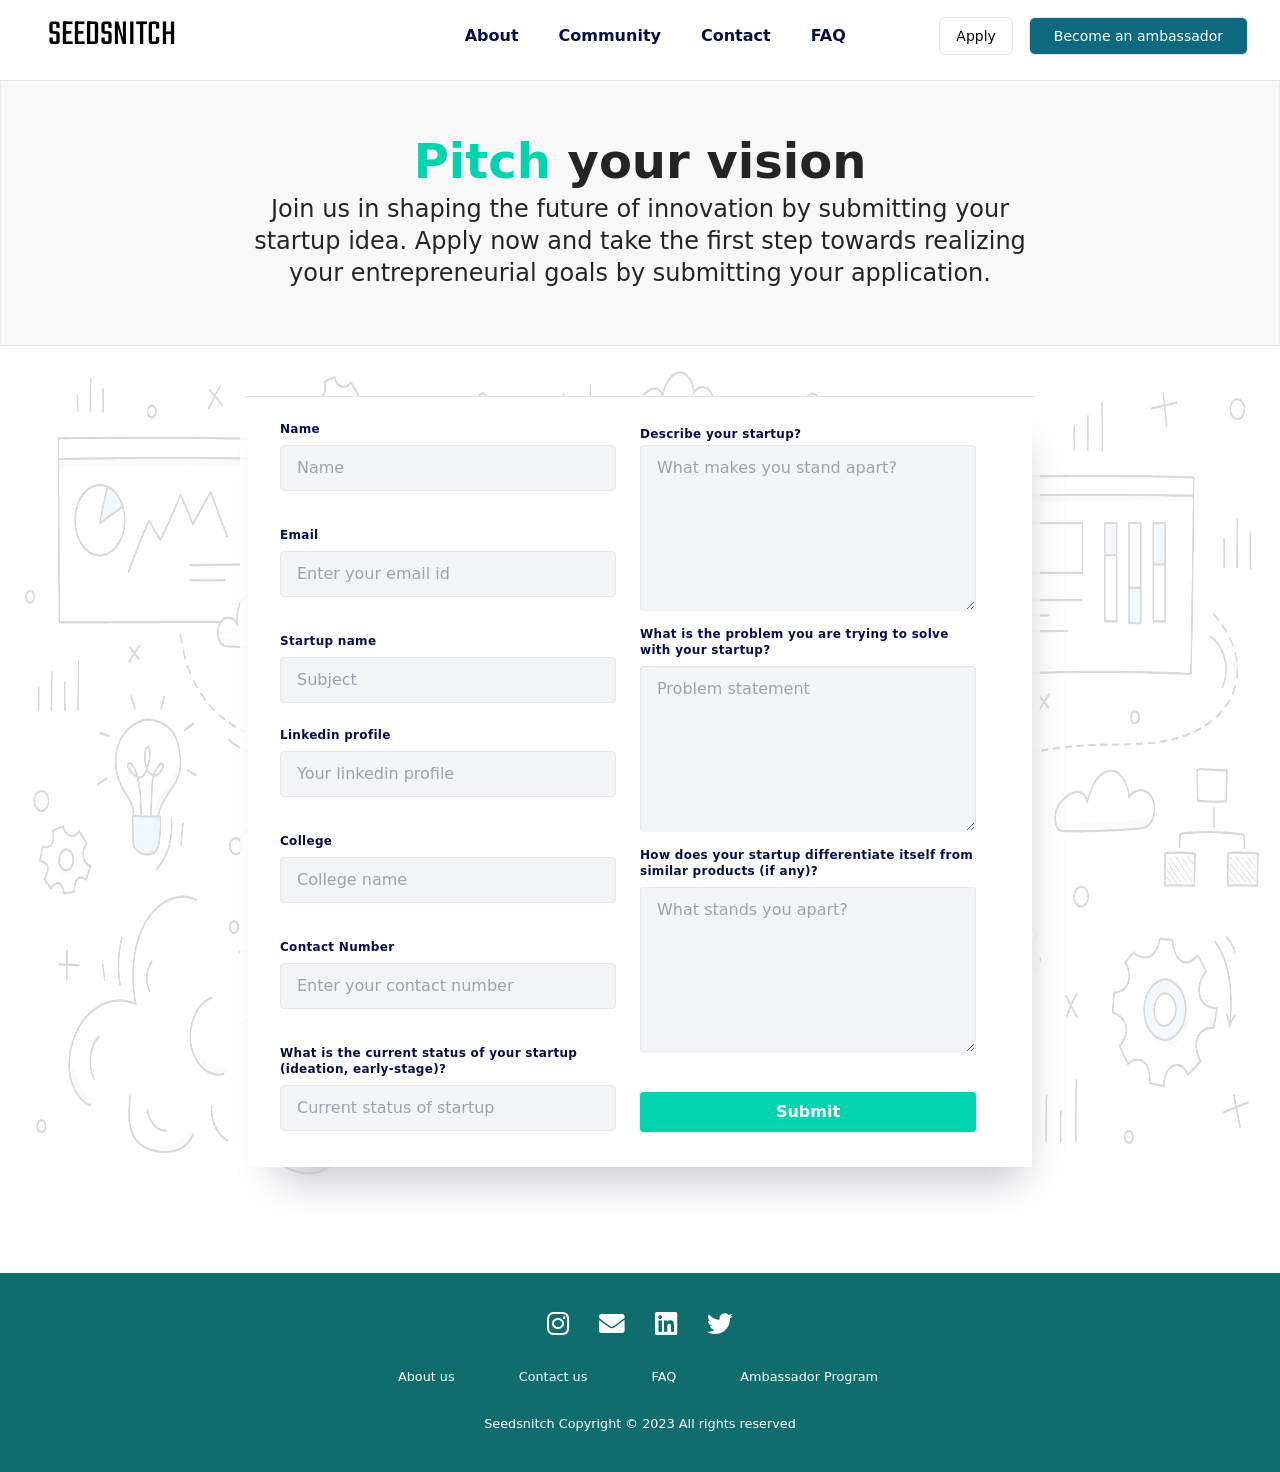
<file: pages/apply.html>
<!DOCTYPE html>
<html lang="en">
  <head>
    <link rel="icon" type="image/x-icon" href="../img/favicon.ico.png" />

    <meta charset="UTF-8" />
    <meta http-equiv="X-UA-Compatible" content="IE=edge" />
    <meta name="viewport" content="width=device-width, initial-scale=1.0" />
    <link rel="preconnect" href="https://fonts.googleapis.com" />
    <link rel="preconnect" href="https://fonts.gstatic.com" crossorigin />
    <link
      href="https://fonts.googleapis.com/css2?family=Merriweather:wght@400;700&display=swap"
      rel="stylesheet"
    />
    <link
      rel="stylesheet"
      href="https://cdnjs.cloudflare.com/ajax/libs/font-awesome/5.15.1/css/all.min.css"
      integrity="sha512-+4zCK9k+qNFUR5X+cKL9EIR+ZOhtIloNl9GIKS57V1MyNsYpYcUrUeQc9vNfzsWfV28IaLL3i96P9sdNyeRssA=="
      crossorigin="anonymous"
    />
    <link
      rel="stylesheet"
      href="https://maxcdn.bootstrapcdn.com/font-awesome/4.4.0/css/font-awesome.min.css"
    />
    <link
      rel="stylesheet"
      href="https://cdnjs.cloudflare.com/ajax/libs/font-awesome/5.15.1/css/all.min.css"
      integrity="sha512-+4zCK9k+qNFUR5X+cKL9EIR+ZOhtIloNl9GIKS57V1MyNsYpYcUrUeQc9vNfzsWfV28IaLL3i96P9sdNyeRssA=="
      crossorigin="anonymous"
    />
    <link rel="stylesheet" href="../css/main.css" />
    <title>Apply here | Seedsnitch</title>
  </head>

  <body>
    <nav
      class="bg-transparent px-4 flex items-center justify-between pt-4 pb-4 mx-auto fixed top-0 left-0 right-0 z-50 text-textBlue font-[600]"
      id="navbar"
    >
      <div class="max-w-1/3">
        <a href="../index.html">
          <h1 class="font-title pl-8 text-4xl text-black font-normal">
            SEEDSNITCH
          </h1>
        </a>
      </div>
      <div
        class="hidden container pl-28 flex-row items-center justify-center space-x-10 md:flex max-w-1/3"
      >
        <a href="./about.html" class="link">About</a>
        <a href="#" class="link">Community</a>
        <a href="./contact.html" class="link">Contact</a>
        <a href="./faq.html" class="link">FAQ</a>
      </div>
      <div
        class="max-w-1/3 hidden items-center justify-end pr-4 font-semibold button-effect space-x-4 md:flex"
      >
        <!-- <button class="rounded-md border border-black  px-4 py-1 text-center effect effect-5" id="button">Apply</button> -->
        <a
          href="./apply.html"
          class="cursor-pointer border-gray-200 border flex justify-center items-center font-medium rounded-md hover:bg-accent text-black text-xs shrink-0 py-2 px-2 md:py-2 md:px-4 md:text-sm"
        >
          Apply
        </a>
        <a
          class="cursor-pointer flex justify-center items-center font-medium rounded-md border bg-[#0C6980] text-white hover:bg-[#084352] hover:text-white text-xs shrink-0 py-2 px-3 md:py-2 md:px-6 md:text-sm"
          href="./ambassador.html"
        >
          Become an ambassador
        </a>
      </div>
      <div class="md:hidden w-1/2 flex items-center justify-end">
        <button
          id="menu-btn"
          class="block hamburger md:hidden focus:outline-none"
        >
          <span class="hamburger-top"></span>
          <span class="hamburger-middle"></span>
          <span class="hamburger-bottom"></span>
        </button>
      </div>
      <div class="md:hidden" class="">
        <div
          id="menu"
          class="absolute flex-col items-center hidden self-end py-4 mt-10 space-y-4 font-bold sm:w-min-3xl sm:self-center px-8 right-6 drop-shadow-md text-black bg-slate-50"
        >
          <a href="./about.html" class="font-normal px-3">About</a>
          <a href="#" class="font-normal px-3">Community</a>
          <a href="./contact.html" class="font-normal px-3">Contact</a>
          <a href="./faq.html" class="font-normal px-3">FAQ</a>
          <a href="#" class="font-bold text-darkBlue px-3"> Apply </a>
          <a href="./ambassador.html" class="font-bold text-darkBlue px-3">
            Become an <br />
            ambassador
          </a>
        </div>
      </div>
    </nav>

    <section
      class="mt-20 gap-x-8 h-[auto] md:flex-row px-4 md:px-0 md:gap-x-16 bg-[#f8f8f8] w-full border border-b-slate-200"
    >
      <div
        class="text-center md:w-1/2 w-full h-full mx-auto flex flex-col items-center justify-start md:py-12"
      >
        <div class="w-full md:w-[800px] text-center p-4 md:p-2">
          <h2
            class="md:font-extrabold font-bold text-4xl md:text-5xl pb-2 text-accent"
          >
            Pitch <span class="text-[#242424]">your vision</span>
          </h2>
          <h2 class="font-light text-2xl md:font-normal text-[#242424]">
            Join us in shaping the future of innovation by submitting your
            startup idea. Apply now and take the first step towards realizing
            your entrepreneurial goals by submitting your application.
          </h2>
        </div>
      </div>
    </section>

    <section id="about-container" class="mt-10 md:mt-0 mb-20 h-auto">
      <div
        class="h-full w-full flex flex-col gap-4 justify-between items-center space-y-8 p-4 md:pt-10"
      >
        <div
          class="w-full md:w-[800px] h-auto rounded-md mx-auto border-t px-2 bg-white"
        >
          <form
            class="w-full h-full px-4 md:px-8 pt-6 pb-3 md:flex md:items-start md:justify-between bg-white justify-center"
            name="apply"
            id="apply-form"
          >
            <div
              class="w-full md:w-1/2 flex flex-col md:items-start md:justify-start items-center"
            >
              <div class="flex flex-wrap -mx-3 mb-6 w-full">
                <div class="w-full px-3">
                  <label
                    class="block tracking-wide text-darkBlue text-xs font-bold mb-2"
                    for="grid-name"
                  >
                    Name
                  </label>
                  <input
                    class="appearance-none block w-full bg-gray-100 text-darkBlue border border-grabg-gray-100 rounded py-3 px-4 mb-3 leading-tight focus:outline-none focus:bg-white focus:border-gray-500"
                    id="grid-name"
                    type="text"
                    required
                    name="Name"
                    placeholder="Name"
                  />
                </div>
              </div>
              <div class="flex flex-wrap -mx-3 mb-6 w-full">
                <div class="w-full px-3">
                  <label
                    class="block tracking-wide text-darkBlue text-xs font-bold mb-2"
                    for="grid-email"
                  >
                    Email
                  </label>
                  <input
                    class="appearance-none block w-full bg-gray-100 text-darkBlue border border-grabg-gray-100 rounded py-3 px-4 mb-3 leading-tight focus:outline-none focus:bg-white focus:border-gray-500"
                    id="grid-email"
                    type="email"
                    name="Email"
                    required
                    placeholder="Enter your email id"
                  />
                </div>
              </div>
              <div class="flex flex-wrap -mx-3 mb-6 w-full">
                <div class="w-full md:w-full px-3">
                  <label
                    class="block tracking-wide text-darkBlue text-xs font-bold mb-2"
                    for="grid-startname"
                  >
                    Startup name
                  </label>
                  <input
                    class="appearance-none block w-full bg-gray-100 text-darkBlue border border-grabg-gray-100 rounded py-3 px-4 leading-tight focus:outline-none focus:bg-white focus:border-gray-500"
                    id="grid-startname"
                    type="text"
                    required
                    name="Startup-Name"
                    placeholder="Subject"
                  />
                </div>
              </div>
              <div class="flex flex-wrap -mx-3 mb-6 w-full">
                <div class="w-full px-3">
                  <label
                    class="block tracking-wide text-darkBlue text-xs font-bold mb-2"
                    for="grid-linkedin"
                  >
                    Linkedin profile
                  </label>
                  <input
                    class="appearance-none block w-full bg-gray-100 text-darkBlue border border-grabg-gray-100 rounded py-3 px-4 mb-3 leading-tight focus:outline-none focus:bg-white focus:border-gray-500"
                    id="grid-name"
                    name="Linkedin"
                    type="url"
                    placeholder="Your linkedin profile"
                  />
                </div>
              </div>
              <div class="flex flex-wrap -mx-3 mb-6 w-full">
                <div class="w-full px-3">
                  <label
                    class="block tracking-wide text-darkBlue text-xs font-bold mb-2"
                    for="grid-college"
                  >
                    College
                  </label>
                  <input
                    class="appearance-none block w-full bg-gray-100 text-darkBlue border border-grabg-gray-100 rounded py-3 px-4 mb-3 leading-tight focus:outline-none focus:bg-white focus:border-gray-500"
                    id="grid-name"
                    required
                    name="College"
                    type="text"
                    placeholder="College name"
                  />
                </div>
              </div>
              <div class="flex flex-wrap -mx-3 mb-6 w-full">
                <div class="w-full px-3">
                  <label
                    class="block tracking-wide text-darkBlue text-xs font-bold mb-2"
                    for="grid-number"
                  >
                    Contact Number
                  </label>
                  <input
                    class="appearance-none block w-full bg-gray-100 text-darkBlue border border-grabg-gray-100 rounded py-3 px-4 mb-3 leading-tight focus:outline-none focus:bg-white focus:border-gray-500"
                    id="grid-number"
                    required
                    name="Contact"
                    placeholder="Enter your contact number "
                    type="number"
                  />
                </div>
              </div>

              <div class="flex flex-wrap -mx-3 mb-6 w-full">
                <div class="w-full md:w-full px-3">
                  <label
                    class="block tracking-wide text-darkBlue text-xs font-bold mb-2"
                    for="grid-stage"
                  >
                    What is the current status of your startup (ideation,
                    early-stage)?
                  </label>
                  <input
                    class="appearance-none block w-full bg-gray-100 text-darkBlue border border-grabg-gray-100 rounded py-3 px-4 leading-tight focus:outline-none focus:bg-white focus:border-gray-500"
                    id="grid-stage"
                    type="text"
                    required
                    name="Startup Stage"
                    placeholder="Current status of startup"
                  />
                </div>
              </div>
            </div>
            <!-- <hr class="mb-6" /> -->
            <div
              class="w-full md:w-1/2 flex flex-col md:items-start md:justify-start items-center"
            >
              <div class="w-full flex flex-wrap -mx-3 mb-2">
                <div class="w-full md:w-full mb-6 md:mb-0 px-3">
                  <label
                    class="tracking-wide text-darkBlue text-xs font-bold mb-2 w-full"
                    for="grid-diff"
                  >
                    Describe your startup?
                  </label>
                  <textarea
                    class="w-full bg-gray-100 text-darkBlue border border-b-gray-100 rounded py-3 px-4 leading-tight focus:outline-none focus:bg-white focus:border-gray-500"
                    id="grid-diff"
                    placeholder="What makes you stand apart?"
                    rows="7"
                    name="Idea Description"
                    required
                  ></textarea>
                </div>
              </div>
              <div class="w-full flex flex-wrap -mx-3 mb-2">
                <div class="w-full mb-6 md:mb-0 px-3">
                  <label
                    class="block tracking-wide text-darkBlue text-xs font-bold mb-2"
                    for="grid-prob"
                  >
                    What is the problem you are trying to solve with your
                    startup?
                  </label>
                  <textarea
                    class="w-full bg-gray-100 text-darkBlue border border-b-gray-100 rounded py-3 px-4 leading-tight focus:outline-none focus:bg-white focus:border-gray-500"
                    id="grid-prob"
                    placeholder="Problem statement"
                    rows="7"
                    required
                    name="Problem Statement"
                  ></textarea>
                </div>
              </div>

              <div class="w-full flex flex-wrap -mx-3">
                <div class="w-full md:w-full px-3 mb-6 md:mb-0">
                  <label
                    class="block tracking-wide text-darkBlue text-xs font-bold mb-2"
                    for="grid-diff"
                  >
                    How does your startup differentiate itself from similar
                    products (if any)?
                  </label>
                  <textarea
                    class="w-full bg-gray-100 text-darkBlue border border-b-gray-100 rounded py-3 px-4 leading-tight focus:outline-none focus:bg-white focus:border-gray-500"
                    id="grid-diff"
                    placeholder="What stands you apart?"
                    rows="7"
                    name="USP"
                    required
                  ></textarea>
                </div>
              </div>

              <div class="w-full flex flex-wrap -mx-3">
                <div class="w-full md:w-full px-3 mb-6 md:mb-0 md:mt-8">
                  <input
                    class="shadow color focus:shadow-outline focus:outline-none text-white font-semibold px-3 py-2 rounded w-full bg-accent hover:bg-[#37a697]"
                    type="submit"
                  />
                </div>
              </div>
            </div>
          </form>
        </div>
      </div>
    </section>
    <footer class="bg-[#0f6d6d] text-white py-2 static bottom-0 left-0 w-full">
      <div class="footer">
        <div class="row">
          <a
            target="_blank"
            href="https://instagram.com/seedsnitch?igshid=ZDdkNTZiNTM="
            id="instagram"
            ><i class="fab fa-instagram"></i
          ></a>
          <a
            target="_blank"
            href="https://mail.google.com/mail/?view=cm&fs=1&tf=1&to=connect@seedsnitch.in"
            id="gmail"
            ><i class="fas fa-envelope"></i
          ></a>
          <a
            target="_blank"
            href="https://www.linkedin.com/company/seedsnitch/"
            id="linkedin"
            ><i class="fab fa-linkedin"></i
          ></a>
          <a target="_blank" href="https://twitter.com/seedsnitch" id="twitter"
            ><i class="fab fa-twitter"></i
          ></a>
        </div>

        <div class="row">
          <ul>
            <li><a href="./about.html">About us</a></li>
            <li><a href="./contact.html">Contact us</a></li>
            <li><a href="./faq.html">FAQ</a></li>
            <li><a href="./ambassador.html">Ambassador Program </a></li>
          </ul>
        </div>

        <div class="row">Seedsnitch Copyright © 2023 All rights reserved</div>
      </div>
    </footer>
    <script>
      const url =
        "https://script.google.com/macros/s/AKfycbyOIhdFjRk-y8fRCYBcqdgiGdk9eaB6rkLjq8_aI1iC_GeHIzLk4vNFPT24UhI5yxX4mw/exec";
      const applyForm = document.forms["apply"];
      applyForm.addEventListener("submit", (e) => {
        e.preventDefault();
        fetch(url, { method: "POST", body: new FormData(applyForm) })
          .then((response) => {
            alert("Thanks for applying..! We Will contact you soon.");
            document.getElementById("apply-form").reset();
          })
          .catch((error) => console.error("Error!", error.message));
      });
    </script>
  </body>
  <script src="../js/scripts.js"></script>
</html>
</file>
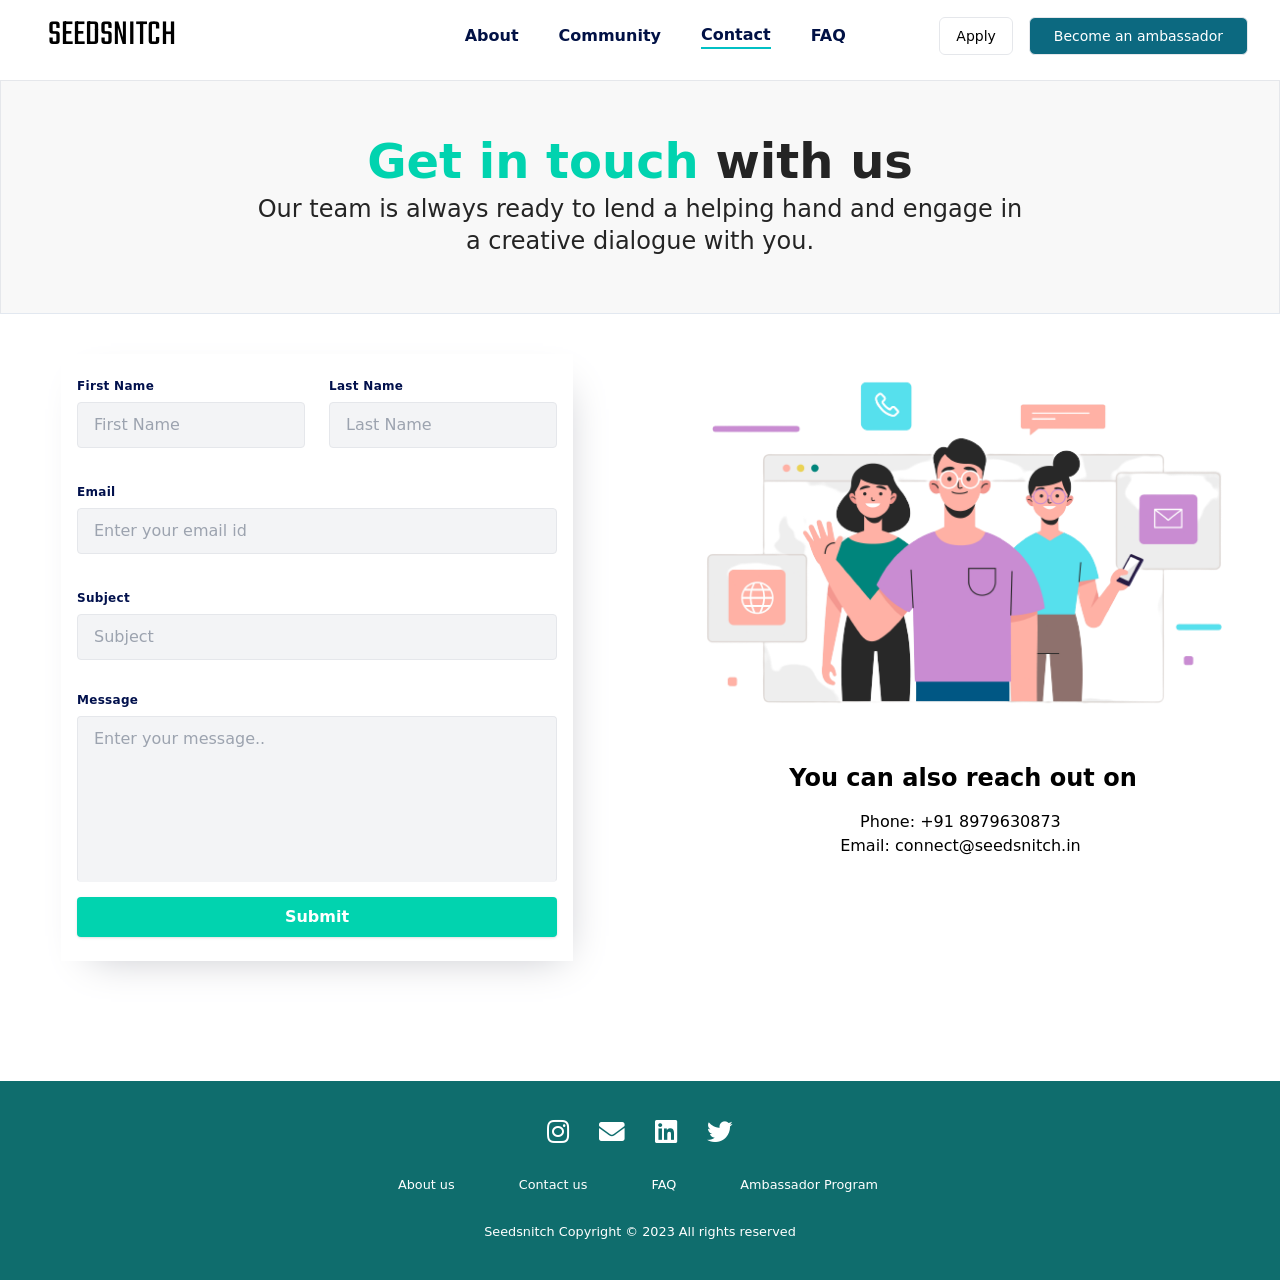
<file: pages/contact.html>
<!DOCTYPE html>
<html lang="en">
  <head>
    <link rel="icon" type="image/x-icon" href="../img/favicon.ico.png" />

    <meta charset="UTF-8" />

    <meta http-equiv="X-UA-Compatible" content="IE=edge" />
    <meta name="viewport" content="width=device-width, initial-scale=1.0" />
    <link rel="icon" type="image/x-icon" href="../img/favicon.ico.png" />

    <link rel="preconnect" href="https://fonts.googleapis.com" />
    <link rel="preconnect" href="https://fonts.gstatic.com" crossorigin />
    <link
      href="https://fonts.googleapis.com/css2?family=Merriweather:wght@400;700&display=swap"
      rel="stylesheet"
    />
    <link
      rel="stylesheet"
      href="https://cdnjs.cloudflare.com/ajax/libs/font-awesome/5.15.1/css/all.min.css"
      integrity="sha512-+4zCK9k+qNFUR5X+cKL9EIR+ZOhtIloNl9GIKS57V1MyNsYpYcUrUeQc9vNfzsWfV28IaLL3i96P9sdNyeRssA=="
      crossorigin="anonymous"
    />
    <link
      rel="stylesheet"
      href="https://maxcdn.bootstrapcdn.com/font-awesome/4.4.0/css/font-awesome.min.css"
    />
    <link
      rel="stylesheet"
      href="https://cdnjs.cloudflare.com/ajax/libs/font-awesome/5.15.1/css/all.min.css"
      integrity="sha512-+4zCK9k+qNFUR5X+cKL9EIR+ZOhtIloNl9GIKS57V1MyNsYpYcUrUeQc9vNfzsWfV28IaLL3i96P9sdNyeRssA=="
      crossorigin="anonymous"
    />
    <link rel="stylesheet" href="../css/main.css" />
    <title>Contact | seedsnitch</title>
  </head>

  <body class="bg-white relative">
    <!--  -->
    <!-- NavBar -->
    <nav
      class="bg-transparent px-4 flex items-center justify-between pt-4 pb-4 mx-auto fixed top-0 left-0 right-0 z-50 text-textBlue font-[600]"
      id="navbar"
    >
      <div class="max-w-1/3">
        <a href="../index.html">
          <h1 class="font-title pl-8 text-4xl text-black font-normal">
            SEEDSNITCH
          </h1>
        </a>
      </div>
      <div
        class="hidden container pl-28 flex-row items-center justify-center space-x-10 md:flex max-w-1/3"
      >
        <a href="./about.html" class="link">About</a>
        <a href="#" class="link">Community</a>
        <a
          href="./contact.html"
          class="font-bold border-b-[2px] border-[#01c0c4]"
          >Contact</a
        >
        <a href="./faq.html" class="link">FAQ</a>
      </div>
      <div
        class="max-w-1/3 hidden items-center justify-end pr-4 font-semibold button-effect space-x-4 md:flex"
      >
        <!-- <button class="rounded-md border border-black  px-4 py-1 text-center effect effect-5" id="button">Apply</button> -->
        <a
          href="./apply.html"
          class="cursor-pointer border-gray-200 border flex justify-center items-center font-medium rounded-md hover:bg-accent text-black text-xs shrink-0 py-2 px-2 md:py-2 md:px-4 md:text-sm"
        >
          Apply
        </a>
        <a
          class="cursor-pointer flex justify-center items-center font-medium rounded-md border bg-[#0C6980] text-white hover:bg-[#084352] hover:text-white text-xs shrink-0 py-2 px-3 md:py-2 md:px-6 md:text-sm"
          href="./ambassador.html"
        >
          Become an ambassador
        </a>
      </div>
      <div class="md:hidden w-1/2 flex items-center justify-end">
        <button
          id="menu-btn"
          class="block hamburger md:hidden focus:outline-none"
        >
          <span class="hamburger-top"></span>
          <span class="hamburger-middle"></span>
          <span class="hamburger-bottom"></span>
        </button>
      </div>
      <div class="md:hidden" class="">
        <div
          id="menu"
          class="absolute flex-col items-center hidden self-end py-4 mt-10 space-y-4 font-bold sm:w-min-3xl sm:self-center px-8 right-6 drop-shadow-md text-black bg-slate-50"
        >
          <a href="./about.html" class="font-normal px-3">About</a>
          <a href="#" class="font-normal px-3">Community</a>
          <a href="#" class="font-normal px-3">Contact</a>
          <a href="./faq.html" class="font-normal px-3">FAQ</a>
          <a href="./apply.html" class="font-bold text-darkBlue px-3">
            Apply
          </a>
          <a href="./ambassador.html" class="font-bold text-darkBlue px-3">
            Become an <br />
            ambassador
          </a>
        </div>
      </div>
    </nav>

    <section
      class="mt-20 gap-x-8 h-[auto] md:flex-row px-4 md:px-0 md:gap-x-16 bg-[#f8f8f8] w-full border border-b-slate-200"
    >
      <div
        class="text-center md:w-1/2 w-full h-full mx-auto flex flex-col items-center justify-start md:py-12"
      >
        <div class="w-full md:w-[800px] text-center p-4 md:p-2">
          <h2
            class="md:font-extrabold font-bold text-4xl md:text-5xl pb-2 text-accent"
          >
            Get in touch <span class="text-[#242424]"> with us </span>
          </h2>
          <h2 class="font-light text-2xl md:font-normal text-[#242424]">
            Our team is always ready to lend a helping hand and engage in a
            creative dialogue with you.
          </h2>
        </div>
      </div>
    </section>

    <section class="h-auto py-10 px-2 relative md:mb-20 md:mt-0 mt-10">
      <div
        class="h-full w-full flex flex-col gap-4 justify-between md:flex-row right-4"
      >
        <div
          class="w-full md:w-1/2 h-full rounded-md mx-auto flex flex-row justify-center mr-3"
        >
          <form
            class="w-full h-full max-w-lg px-4 py-6"
            id="contact-form"
            name="contact"
          >
            <div class="flex flex-wrap -mx-3 mb-6">
              <div class="w-full md:w-1/2 px-3 mb-6 md:mb-0">
                <label
                  class="block tracking-wide text-darkBlue text-xs font-bold mb-2"
                  for="grid-first-name"
                >
                  First Name
                </label>
                <input
                  class="appearance-none block w-full bg-gray-100 text-darkBlue border rounded py-3 px-4 mb-3 leading-tight focus:outline-none focus:bg-white"
                  id="grid-first-name"
                  type="text"
                  required
                  name="First Name"
                  placeholder="First Name"
                />
              </div>
              <div class="w-full md:w-1/2 px-3">
                <label
                  class="block tracking-wide text-darkBlue text-xs font-bold mb-2"
                  for="grid-last-name"
                >
                  Last Name
                </label>
                <input
                  class="appearance-none block w-full bg-gray-100 text-darkBlue border border-grabg-gray-100 rounded py-3 px-4 leading-tight focus:outline-none focus:bg-white focus:border-gray-500"
                  id="grid-last-name"
                  type="text"
                  placeholder="Last Name"
                  name="Last Name"
                />
              </div>
            </div>
            <div class="flex flex-wrap -mx-3 mb-6">
              <div class="w-full px-3">
                <label
                  class="block tracking-wide text-darkBlue text-xs font-bold mb-2"
                  for="grid-email"
                >
                  Email
                </label>
                <input
                  class="appearance-none block w-full bg-gray-100 text-darkBlue border border-grabg-gray-100 rounded py-3 px-4 mb-3 leading-tight focus:outline-none focus:bg-white focus:border-gray-500"
                  id="grid-email"
                  type="email"
                  name="Email"
                  required
                  placeholder="Enter your email id"
                />
              </div>
            </div>
            <div class="flex flex-wrap -mx-3 mb-2">
              <div class="w-full md:w-full px-3">
                <label
                  class="block tracking-wide text-darkBlue text-xs font-bold mb-2"
                  for="grid-subject"
                >
                  Subject
                </label>
                <input
                  class="appearance-none block w-full bg-gray-100 text-darkBlue border border-grabg-gray-100 rounded py-3 px-4 leading-tight focus:outline-none focus:bg-white focus:border-gray-500"
                  id="grid-subject"
                  type="text"
                  required
                  name="Subject"
                  placeholder="Subject"
                />
              </div>
            </div>

            <div class="flex flex-wrap -mx-3 mb-2 mt-8">
              <div class="w-full md:w-full px-3 mb-6 md:mb-0">
                <label
                  class="block tracking-wide text-darkBlue text-xs font-bold mb-2"
                  for="grid-message"
                >
                  Message
                </label>
                <textarea
                  class="resize-none w-full bg-gray-100 text-darkBlue border border-b-gray-100 rounded py-3 px-4 leading-tight focus:outline-none focus:bg-white focus:border-gray-500"
                  id="grid-message"
                  placeholder="Enter your message.."
                  rows="7"
                  name="Message"
                  required
                ></textarea>
              </div>
            </div>
            <div class="w-full">
              <div class="w-full flex flex-row items-center">
                <input
                  class="shadow color focus:shadow-outline focus:outline-none text-white font-semibold px-3 py-2 rounded w-full bg-accent hover:bg-[#37a697]"
                  type="submit"
                />
              </div>
            </div>
          </form>
        </div>
        <div class="md:hidden flex flex-col items-center">
          <img
            src="../img/contact.png"
            class="hidden h-[450px] object-contain"
            alt=""
          />
          <div
            class="bg-transparent p-2 flex flex-col justify-center items-start text-left"
          >
            <div>
              <p class="text-2xl font-semibold mb-4">
                You can also reach out on
              </p>
              <div>
                <div>
                  <p class="font-medium text-center">
                    Phone:&nbsp;+91 7078123790&nbsp;
                  </p>
                  <p class="font-medium text-center">
                    Email:&nbsp;seedsnitch@abc.com&nbsp;
                  </p>
                </div>
                <p>&nbsp;</p>
              </div>
            </div>
          </div>
        </div>
        <div
          class="hidden w-1/2 h-full md:flex flex-col items-center justify-center"
        >
          <img
            src="../img/contact.png"
            class="h-[400px] object-contain"
            alt=""
          />
          <div
            class="bg-transparent p-2 flex flex-col justify-center items-start text-left"
          >
            <div>
              <p class="text-2xl font-semibold mb-4">
                You can also reach out on
              </p>
              <div>
                <div>
                  <p class="font-medium text-center">
                    Phone:&nbsp;+91 8979630873&nbsp;
                  </p>
                  <p class="font-medium text-center">
                    Email:&nbsp;connect@seedsnitch.in&nbsp;
                  </p>
                </div>
                <p>&nbsp;</p>
              </div>
            </div>
          </div>
        </div>
      </div>
    </section>
    <footer class="bg-[#0f6d6d] text-white py-2 static bottom-0 left-0 w-full">
      <div class="footer">
        <div class="row">
          <a
            target="_blank"
            href="https://instagram.com/seedsnitch?igshid=ZDdkNTZiNTM="
            id="instagram"
            ><i class="fab fa-instagram"></i
          ></a>
          <a
            target="_blank"
            href="https://mail.google.com/mail/?view=cm&fs=1&tf=1&to=connect@seedsnitch.in"
            id="gmail"
            ><i class="fas fa-envelope"></i
          ></a>
          <a
            target="_blank"
            href="https://www.linkedin.com/company/seedsnitch/"
            id="linkedin"
            ><i class="fab fa-linkedin"></i
          ></a>
          <a target="_blank" href="https://twitter.com/seedsnitch" id="twitter"
            ><i class="fab fa-twitter"></i
          ></a>
        </div>

        <div class="row">
          <ul>
            <li><a href="./about.html">About us</a></li>
            <li><a href="./contact.html">Contact us</a></li>
            <li><a href="./faq.html">FAQ</a></li>
            <li><a href="./ambassador.html">Ambassador Program </a></li>
          </ul>
        </div>

        <div class="row">Seedsnitch Copyright © 2023 All rights reserved</div>
      </div>
    </footer>
    <script>
      const url =
        "https://script.google.com/macros/s/AKfycbyj7EL2tV1oxo9fK9fefAu0EuckxFwwb288r7g_Vy4pO76FB3eysSE7DhivQeh7FkkELA/exec";
      const contactForm = document.forms["contact"];
      contactForm.addEventListener("submit", (e) => {
        e.preventDefault();
        fetch(url, { method: "POST", body: new FormData(contactForm) })
          .then((response) => {
            alert("Thanks for Contacting us..! We Will revert back to you...");
            document.getElementById("contact-form").reset();
          })
          .catch((error) => console.error("Error!", error.message));
      });
    </script>
  </body>
  <script src="../js/scripts.js"></script>
</html>
</file>
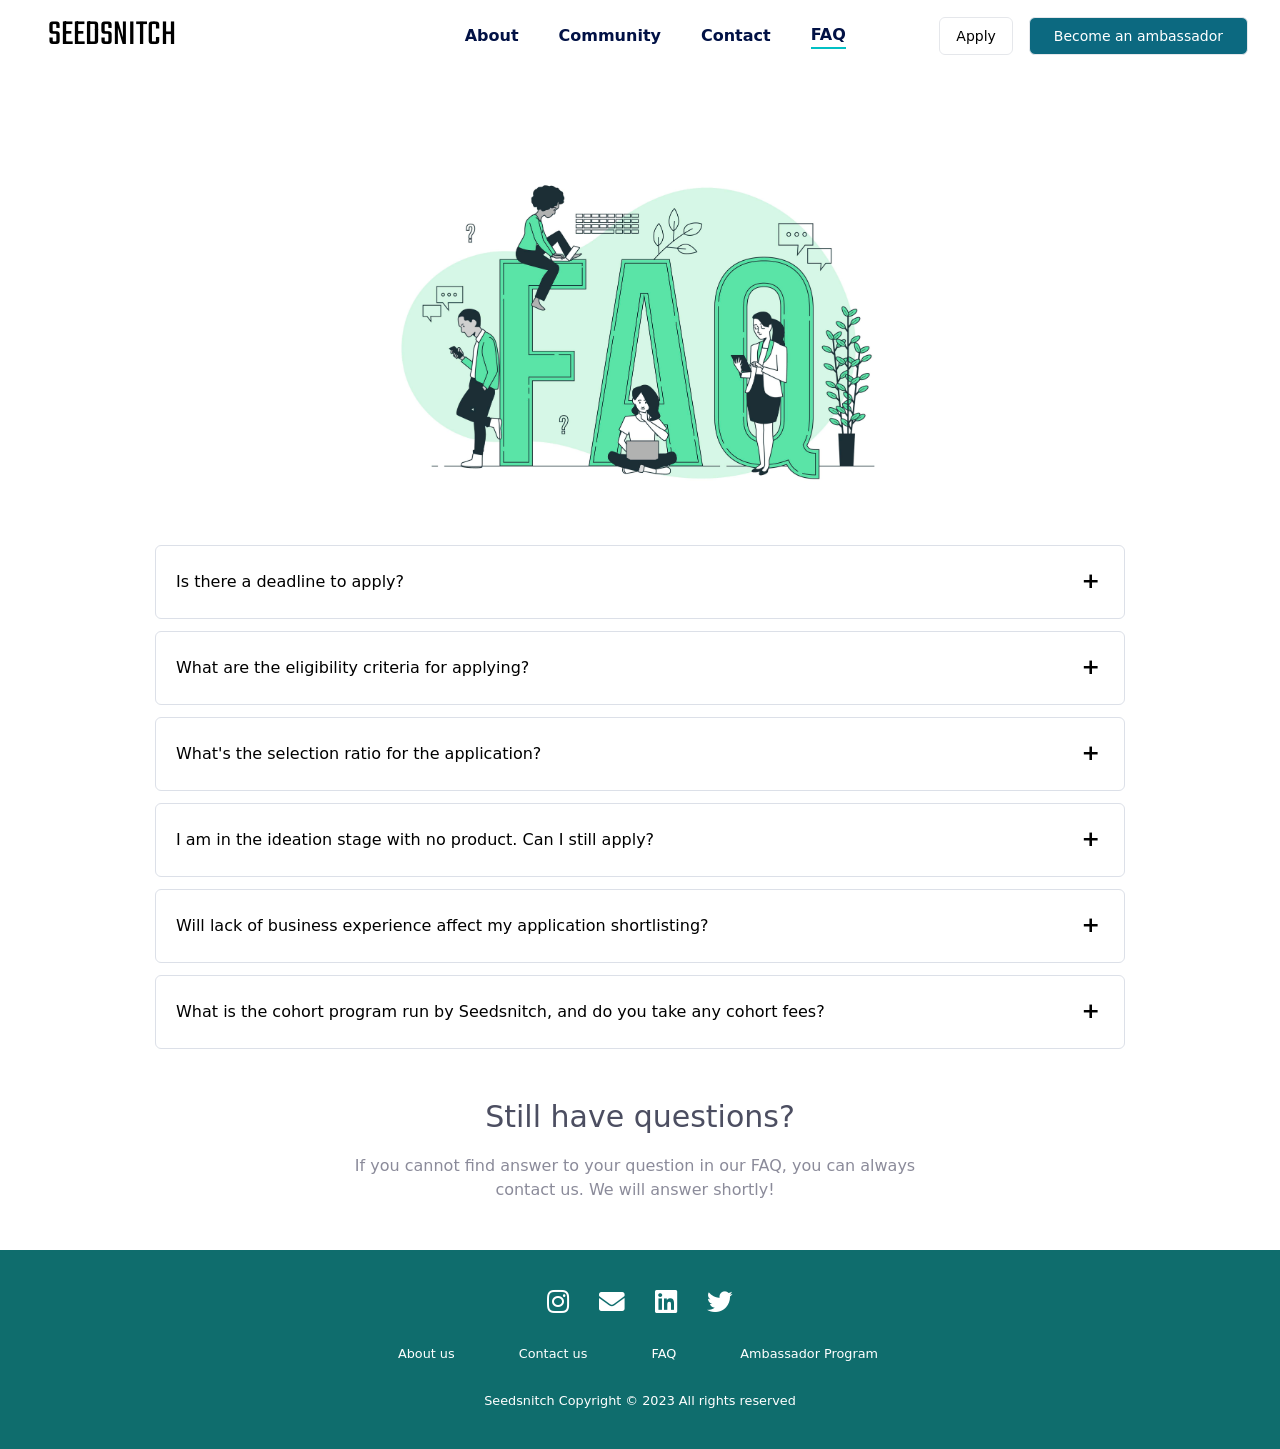
<file: pages/faq.html>
<!DOCTYPE html>
<html lang="en">
  <head>
    <link rel="icon" type="image/x-icon" href="../img/favicon.ico.png" />

    <meta charset="UTF-8" />
    <meta http-equiv="X-UA-Compatible" content="IE=edge" />
    <meta name="viewport" content="width=device-width, initial-scale=1.0" />
    <link rel="preconnect" href="https://fonts.googleapis.com" />
    <link rel="preconnect" href="https://fonts.gstatic.com" crossorigin />
    <link
      href="https://fonts.googleapis.com/css2?family=Merriweather:wght@400;700&display=swap"
      rel="stylesheet"
    />
    <link
      rel="stylesheet"
      href="https://cdnjs.cloudflare.com/ajax/libs/font-awesome/5.15.1/css/all.min.css"
      integrity="sha512-+4zCK9k+qNFUR5X+cKL9EIR+ZOhtIloNl9GIKS57V1MyNsYpYcUrUeQc9vNfzsWfV28IaLL3i96P9sdNyeRssA=="
      crossorigin="anonymous"
    />
    <link
      rel="stylesheet"
      href="https://maxcdn.bootstrapcdn.com/font-awesome/4.4.0/css/font-awesome.min.css"
    />
    <link
      rel="stylesheet"
      href="https://cdnjs.cloudflare.com/ajax/libs/font-awesome/5.15.1/css/all.min.css"
      integrity="sha512-+4zCK9k+qNFUR5X+cKL9EIR+ZOhtIloNl9GIKS57V1MyNsYpYcUrUeQc9vNfzsWfV28IaLL3i96P9sdNyeRssA=="
      crossorigin="anonymous"
    />
    <link rel="stylesheet" href="../css/main.css" />
    <title>FAQ | Seedsnitch</title>
  </head>

  <body>
    <nav
      class="bg-transparent px-4 flex items-center justify-between pt-4 pb-4 mx-auto fixed top-0 left-0 right-0 z-50 text-textBlue font-[600]"
      id="navbar"
    >
      <div class="max-w-1/3">
        <a href="../index.html">
          <h1 class="font-title pl-8 text-4xl text-black font-normal">
            SEEDSNITCH
          </h1>
        </a>
      </div>
      <div
        class="hidden container pl-28 flex-row items-center justify-center space-x-10 md:flex max-w-1/3"
      >
        <a href="./about.html" class="link">About</a>
        <a href="#" class="link">Community</a>
        <a href="./contact.html" class="link">Contact</a>
        <a href="./faq.html" class="font-bold border-b-[2px] border-[#01c0c4]"
          >FAQ</a
        >
      </div>
      <div
        class="max-w-1/3 hidden items-center justify-end pr-4 font-semibold button-effect space-x-4 md:flex"
      >
        <!-- <button class="rounded-md border border-black  px-4 py-1 text-center effect effect-5" id="button">Apply</button> -->
        <a
          href="./apply.html"
          class="cursor-pointer border-gray-200 border flex justify-center items-center font-medium rounded-md hover:bg-accent text-black text-xs shrink-0 py-2 px-2 md:py-2 md:px-4 md:text-sm"
        >
          Apply
        </a>
        <a
          class="cursor-pointer flex justify-center items-center font-medium rounded-md border bg-[#0C6980] text-white hover:bg-[#084352] hover:text-white text-xs shrink-0 py-2 px-3 md:py-2 md:px-6 md:text-sm"
          href="./ambassador.html"
        >
          Become an ambassador
        </a>
      </div>
      <div class="md:hidden w-1/2 flex items-center justify-end">
        <button
          id="menu-btn"
          class="block hamburger md:hidden focus:outline-none"
        >
          <span class="hamburger-top"></span>
          <span class="hamburger-middle"></span>
          <span class="hamburger-bottom"></span>
        </button>
      </div>
      <div class="md:hidden" class="">
        <div
          id="menu"
          class="absolute flex-col items-center hidden self-end py-4 mt-10 space-y-4 font-bold sm:w-min-3xl sm:self-center px-8 right-6 drop-shadow-md text-black bg-slate-50"
        >
          <a href="./about.html" class="font-normal px-3">About</a>
          <a href="#" class="font-normal px-3">Community</a>
          <a href="./contact.html" class="font-normal px-3">Contact</a>
          <a href="#" class="font-normal px-3">FAQ</a>
          <a href="./apply.html" class="font-bold text-darkBlue px-3">
            Apply
          </a>
          <a href="./ambassador.html" class="font-bold text-darkBlue px-3">
            Become an <br />
            ambassador
          </a>
        </div>
      </div>
    </nav>

    <section id="faq">
      <div
        id="faq"
        class="mt-20 mx-auto faq-body gap-x-8 h-[auto] flex flex-col items-center justify-center px-4 md:px-0 md:gap-x-16 w-full pb-12"
      >
        <img
          src="../img/faq.jpg"
          id="faq-image"
          class="md:pt-12 min-w-200px"
          alt=""
        />

        <div class="container">
          <details class="faq-card">
            <summary>
              Is there a deadline to apply?
              <span class="faq-open-icon ml-2">+</span>
            </summary>
            <span class="faq-card-spoiler">
              We do not have a specific deadline to apply, and we accept
              applications throughout the year. This means that you can apply at
              any time that is convenient for you.</span
            >
          </details>
          <details class="faq-card">
            <summary>
              What are the eligibility criteria for applying?
              <span class="faq-open-icon">+</span>
            </summary>
            <span class="faq-card-spoiler">
              To apply, one must be a college student and have a startup idea.
              This is the fundamental criterion by which we evaluate
              applications. However, it's worth noting that the idea does not
              need to be fully formed, it can be in the ideation stage as
              well.</span
            >
          </details>
          <details class="faq-card">
            <summary>
              What's the selection ratio for the application?
              <span class="faq-open-icon">+</span>
            </summary>
            <span class="faq-card-spoiler"
              >Our selection ratio is quite high, implying that if there is
              potential in all the ideas , we are ready to fund all of them. Our
              belief in the power of good ideas is stern, and we want to support
              as many of them as possible.</span
            >
          </details>
          <details class="faq-card">
            <summary>
              I am in the ideation stage with no product. Can I still
              apply?<span class="faq-open-icon">+</span>
            </summary>
            <span class="faq-card-spoiler"
              >Yes, you can still apply even if you are in the ideation stage
              and don't have a product yet. We understand that not every idea is
              fully formed at the time of application and that's okay. We are
              here to support you and help you bring your idea to life.</span
            >
          </details>
          <details class="faq-card">
            <summary>
              Will lack of business experience affect my application
              shortlisting? <span class="faq-open-icon">+</span>
            </summary>
            <span class="faq-card-spoiler"
              >No, having no background in running a business will not affect
              your application for shortlisting. We believe that the passion and
              drive to start a business are more important than any degree or
              business background. Every application is treated equally, and we
              take all factors into consideration when evaluating them.</span
            >
          </details>
          <details class="faq-card">
            <summary>
              What is the cohort program run by Seedsnitch, and do you take any
              cohort fees?<span class="faq-open-icon">+</span>
            </summary>
            <span class="faq-card-spoiler"
              >The cohort program is offered 2-3 times per year and is
              completely free for participants. All the selected applications
              are part of the cohort. We believe that providing free Communitys
              and support is the best way to help founders succeed</span
            >
          </details>

          <h2 class="faq-heading">Still have questions?</h2>
          <p class="faq-aftertext">
            If you cannot find answer to your question in our FAQ, you can
            always<br />
            contact us. We will answer shortly!
          </p>
        </div>
      </div>
    </section>
    <footer class="bg-[#0f6d6d] text-white py-2 static bottom-0 left-0 w-full">
      <div class="footer">
        <div class="row">
          <a
            target="_blank"
            href="https://instagram.com/seedsnitch?igshid=ZDdkNTZiNTM="
            id="instagram"
            ><i class="fab fa-instagram"></i
          ></a>
          <a
            target="_blank"
            href="https://mail.google.com/mail/?view=cm&fs=1&tf=1&to=connect@seedsnitch.in"
            id="gmail"
            ><i class="fas fa-envelope"></i
          ></a>
          <a
            target="_blank"
            href="https://www.linkedin.com/company/seedsnitch/"
            id="linkedin"
            ><i class="fab fa-linkedin"></i
          ></a>
          <a target="_blank" href="https://twitter.com/seedsnitch" id="twitter"
            ><i class="fab fa-twitter"></i
          ></a>
        </div>

        <div class="row">
          <ul>
            <li><a href="./about.html">About us</a></li>
            <li><a href="./contact.html">Contact us</a></li>
            <li><a href="./faq.html">FAQ</a></li>
            <li><a href="./ambassador.html">Ambassador Program </a></li>
          </ul>
        </div>

        <div class="row">Seedsnitch Copyright © 2023 All rights reserved</div>
      </div>
    </footer>
  </body>
  <script type="application/ld+json">
    {
      "@context": "https://schema.org",
      "@type": "FAQPage",
      "mainEntity": [
        {
          "@type": "Question",
          "name": "Is there a deadline to apply?",
          "acceptedAnswer": {
            "@type": "Answer",
            "text": "We do not have a specific deadline to apply, and we accept applications throughout the year. This means that you can apply at any time that is convenient for you."
          }
        },
        {
          "@type": "Question",
          "name": "What are the eligibility criteria for applying?",
          "acceptedAnswer": {
            "@type": "Answer",
            "text": "To apply, one must be a college student and have a startup idea. This is the fundamental criterion by which we evaluate applications. However, it's worth noting that the idea does not need to be fully formed, it can be in the ideation stage as well."
          }
        },
        {
          "@type": "Question",
          "name": "What's the selection ratio for the application?",
          "acceptedAnswer": {
            "@type": "Answer",
            "text": "Our selection ratio is quite high, meaning that if we see that all the ideas have potential, we are ready to fund all of them. We believe in the power of good ideas, and we want to support as many of them as possible."
          }
        },
        {
          "@type": "Question",
          "name": "I am in the ideation stage with no product. Can I still apply?",
          "acceptedAnswer": {
            "@type": "Answer",
            "text": "Yes, you can still apply even if you are in the ideation stage and don't have a product yet. We understand that not every idea is fully formed at the time of application and that's okay. We are here to support you and help you bring your idea to life."
          }
        },
        {
          "@type": "Question",
          "name": "How much equity do you take on as the connecting platform?",
          "acceptedAnswer": {
            "@type": "Answer",
            "text": "As a platform, we take 1 percent equity on getting you connected with an investor and helping you getting the funding secured. This is our way of making sure that we have a vested interest in the success of your startup."
          }
        },
        {
          "@type": "Question",
          "name": "What is the cohort program run by Seedsnitch, and do you take any cohort fees?",
          "acceptedAnswer": {
            "@type": "Answer",
            "text": "The cohort program is offered 2-3 times per year and is completely free to participants. All the selected applications are part of the cohort. We believe that providing free resources and support is the best way to help founders succeed."
          }
        },
        {
          "@type": "Question",
          "name": "I have no background in running a business. Will that affect my application for shortlisting?",
          "acceptedAnswer": {
            "@type": "Answer",
            "text": "No, having no background in running a business will not affect your application for shortlisting. We believe that the passion and drive to start a business are more important than any degree or business background. Every application is treated equally, and we take all factors into consideration when evaluating them."
          }
        }
      ]
    }
  </script>
  <script src="../js/scripts.js"></script>
</html>
</file>
<file: css/main.css>
@import url("https://fonts.googleapis.com/css2?family=Inter:wght@100;300;400;500;700&display=swap");

@import url("https://fonts.googleapis.com/css2?family=Teko:wght@400;500;600&display=swap");

@import url("https://fonts.googleapis.com/css2?family=Poppins:wght@400;500;600;700&display=swap");

/*
! tailwindcss v3.2.4 | MIT License | https://tailwindcss.com
*/

/*
1. Prevent padding and border from affecting element width. (https://github.com/mozdevs/cssremedy/issues/4)
2. Allow adding a border to an element by just adding a border-width. (https://github.com/tailwindcss/tailwindcss/pull/116)
*/

*,
::before,
::after {
  box-sizing: border-box;
  /* 1 */
  border-width: 0;
  /* 2 */
  border-style: solid;
  /* 2 */
  border-color: #e5e7eb;
  /* 2 */
}

::before,
::after {
  --tw-content: '';
}

/*
1. Use a consistent sensible line-height in all browsers.
2. Prevent adjustments of font size after orientation changes in iOS.
3. Use a more readable tab size.
4. Use the user's configured `sans` font-family by default.
5. Use the user's configured `sans` font-feature-settings by default.
*/

html {
  line-height: 1.5;
  /* 1 */
  -webkit-text-size-adjust: 100%;
  /* 2 */
  -moz-tab-size: 4;
  /* 3 */
  -o-tab-size: 4;
     tab-size: 4;
  /* 3 */
  font-family: ui-sans-serif, system-ui, -apple-system, BlinkMacSystemFont, "Segoe UI", Roboto, "Helvetica Neue", Arial, "Noto Sans", sans-serif, "Apple Color Emoji", "Segoe UI Emoji", "Segoe UI Symbol", "Noto Color Emoji";
  /* 4 */
  font-feature-settings: normal;
  /* 5 */
}

/*
1. Remove the margin in all browsers.
2. Inherit line-height from `html` so users can set them as a class directly on the `html` element.
*/

body {
  margin: 0;
  /* 1 */
  line-height: inherit;
  /* 2 */
}

/*
1. Add the correct height in Firefox.
2. Correct the inheritance of border color in Firefox. (https://bugzilla.mozilla.org/show_bug.cgi?id=190655)
3. Ensure horizontal rules are visible by default.
*/

hr {
  height: 0;
  /* 1 */
  color: inherit;
  /* 2 */
  border-top-width: 1px;
  /* 3 */
}

/*
Add the correct text decoration in Chrome, Edge, and Safari.
*/

abbr:where([title]) {
  -webkit-text-decoration: underline dotted;
          text-decoration: underline dotted;
}

/*
Remove the default font size and weight for headings.
*/

h1,
h2,
h3,
h4,
h5,
h6 {
  font-size: inherit;
  font-weight: inherit;
}

/*
Reset links to optimize for opt-in styling instead of opt-out.
*/

a {
  color: inherit;
  text-decoration: inherit;
}

/*
Add the correct font weight in Edge and Safari.
*/

b,
strong {
  font-weight: bolder;
}

/*
1. Use the user's configured `mono` font family by default.
2. Correct the odd `em` font sizing in all browsers.
*/

code,
kbd,
samp,
pre {
  font-family: ui-monospace, SFMono-Regular, Menlo, Monaco, Consolas, "Liberation Mono", "Courier New", monospace;
  /* 1 */
  font-size: 1em;
  /* 2 */
}

/*
Add the correct font size in all browsers.
*/

small {
  font-size: 80%;
}

/*
Prevent `sub` and `sup` elements from affecting the line height in all browsers.
*/

sub,
sup {
  font-size: 75%;
  line-height: 0;
  position: relative;
  vertical-align: baseline;
}

sub {
  bottom: -0.25em;
}

sup {
  top: -0.5em;
}

/*
1. Remove text indentation from table contents in Chrome and Safari. (https://bugs.chromium.org/p/chromium/issues/detail?id=999088, https://bugs.webkit.org/show_bug.cgi?id=201297)
2. Correct table border color inheritance in all Chrome and Safari. (https://bugs.chromium.org/p/chromium/issues/detail?id=935729, https://bugs.webkit.org/show_bug.cgi?id=195016)
3. Remove gaps between table borders by default.
*/

table {
  text-indent: 0;
  /* 1 */
  border-color: inherit;
  /* 2 */
  border-collapse: collapse;
  /* 3 */
}

/*
1. Change the font styles in all browsers.
2. Remove the margin in Firefox and Safari.
3. Remove default padding in all browsers.
*/

button,
input,
optgroup,
select,
textarea {
  font-family: inherit;
  /* 1 */
  font-size: 100%;
  /* 1 */
  font-weight: inherit;
  /* 1 */
  line-height: inherit;
  /* 1 */
  color: inherit;
  /* 1 */
  margin: 0;
  /* 2 */
  padding: 0;
  /* 3 */
}

/*
Remove the inheritance of text transform in Edge and Firefox.
*/

button,
select {
  text-transform: none;
}

/*
1. Correct the inability to style clickable types in iOS and Safari.
2. Remove default button styles.
*/

button,
[type='button'],
[type='reset'],
[type='submit'] {
  -webkit-appearance: button;
  /* 1 */
  background-color: transparent;
  /* 2 */
  background-image: none;
  /* 2 */
}

/*
Use the modern Firefox focus style for all focusable elements.
*/

:-moz-focusring {
  outline: auto;
}

/*
Remove the additional `:invalid` styles in Firefox. (https://github.com/mozilla/gecko-dev/blob/2f9eacd9d3d995c937b4251a5557d95d494c9be1/layout/style/res/forms.css#L728-L737)
*/

:-moz-ui-invalid {
  box-shadow: none;
}

/*
Add the correct vertical alignment in Chrome and Firefox.
*/

progress {
  vertical-align: baseline;
}

/*
Correct the cursor style of increment and decrement buttons in Safari.
*/

::-webkit-inner-spin-button,
::-webkit-outer-spin-button {
  height: auto;
}

/*
1. Correct the odd appearance in Chrome and Safari.
2. Correct the outline style in Safari.
*/

[type='search'] {
  -webkit-appearance: textfield;
  /* 1 */
  outline-offset: -2px;
  /* 2 */
}

/*
Remove the inner padding in Chrome and Safari on macOS.
*/

::-webkit-search-decoration {
  -webkit-appearance: none;
}

/*
1. Correct the inability to style clickable types in iOS and Safari.
2. Change font properties to `inherit` in Safari.
*/

::-webkit-file-upload-button {
  -webkit-appearance: button;
  /* 1 */
  font: inherit;
  /* 2 */
}

/*
Add the correct display in Chrome and Safari.
*/

summary {
  display: list-item;
}

/*
Removes the default spacing and border for appropriate elements.
*/

blockquote,
dl,
dd,
h1,
h2,
h3,
h4,
h5,
h6,
hr,
figure,
p,
pre {
  margin: 0;
}

fieldset {
  margin: 0;
  padding: 0;
}

legend {
  padding: 0;
}

ol,
ul,
menu {
  list-style: none;
  margin: 0;
  padding: 0;
}

/*
Prevent resizing textareas horizontally by default.
*/

textarea {
  resize: vertical;
}

/*
1. Reset the default placeholder opacity in Firefox. (https://github.com/tailwindlabs/tailwindcss/issues/3300)
2. Set the default placeholder color to the user's configured gray 400 color.
*/

input::-moz-placeholder, textarea::-moz-placeholder {
  opacity: 1;
  /* 1 */
  color: #9ca3af;
  /* 2 */
}

input::placeholder,
textarea::placeholder {
  opacity: 1;
  /* 1 */
  color: #9ca3af;
  /* 2 */
}

/*
Set the default cursor for buttons.
*/

button,
[role="button"] {
  cursor: pointer;
}

/*
Make sure disabled buttons don't get the pointer cursor.
*/

:disabled {
  cursor: default;
}

/*
1. Make replaced elements `display: block` by default. (https://github.com/mozdevs/cssremedy/issues/14)
2. Add `vertical-align: middle` to align replaced elements more sensibly by default. (https://github.com/jensimmons/cssremedy/issues/14#issuecomment-634934210)
   This can trigger a poorly considered lint error in some tools but is included by design.
*/

img,
svg,
video,
canvas,
audio,
iframe,
embed,
object {
  display: block;
  /* 1 */
  vertical-align: middle;
  /* 2 */
}

/*
Constrain images and videos to the parent width and preserve their intrinsic aspect ratio. (https://github.com/mozdevs/cssremedy/issues/14)
*/

img,
video {
  max-width: 100%;
  height: auto;
}

/* Make elements with the HTML hidden attribute stay hidden by default */

[hidden] {
  display: none;
}

*, ::before, ::after{
  --tw-border-spacing-x: 0;
  --tw-border-spacing-y: 0;
  --tw-translate-x: 0;
  --tw-translate-y: 0;
  --tw-rotate: 0;
  --tw-skew-x: 0;
  --tw-skew-y: 0;
  --tw-scale-x: 1;
  --tw-scale-y: 1;
  --tw-pan-x:  ;
  --tw-pan-y:  ;
  --tw-pinch-zoom:  ;
  --tw-scroll-snap-strictness: proximity;
  --tw-ordinal:  ;
  --tw-slashed-zero:  ;
  --tw-numeric-figure:  ;
  --tw-numeric-spacing:  ;
  --tw-numeric-fraction:  ;
  --tw-ring-inset:  ;
  --tw-ring-offset-width: 0px;
  --tw-ring-offset-color: #fff;
  --tw-ring-color: rgb(59 130 246 / 0.5);
  --tw-ring-offset-shadow: 0 0 #0000;
  --tw-ring-shadow: 0 0 #0000;
  --tw-shadow: 0 0 #0000;
  --tw-shadow-colored: 0 0 #0000;
  --tw-blur:  ;
  --tw-brightness:  ;
  --tw-contrast:  ;
  --tw-grayscale:  ;
  --tw-hue-rotate:  ;
  --tw-invert:  ;
  --tw-saturate:  ;
  --tw-sepia:  ;
  --tw-drop-shadow:  ;
  --tw-backdrop-blur:  ;
  --tw-backdrop-brightness:  ;
  --tw-backdrop-contrast:  ;
  --tw-backdrop-grayscale:  ;
  --tw-backdrop-hue-rotate:  ;
  --tw-backdrop-invert:  ;
  --tw-backdrop-opacity:  ;
  --tw-backdrop-saturate:  ;
  --tw-backdrop-sepia:  ;
}

::backdrop{
  --tw-border-spacing-x: 0;
  --tw-border-spacing-y: 0;
  --tw-translate-x: 0;
  --tw-translate-y: 0;
  --tw-rotate: 0;
  --tw-skew-x: 0;
  --tw-skew-y: 0;
  --tw-scale-x: 1;
  --tw-scale-y: 1;
  --tw-pan-x:  ;
  --tw-pan-y:  ;
  --tw-pinch-zoom:  ;
  --tw-scroll-snap-strictness: proximity;
  --tw-ordinal:  ;
  --tw-slashed-zero:  ;
  --tw-numeric-figure:  ;
  --tw-numeric-spacing:  ;
  --tw-numeric-fraction:  ;
  --tw-ring-inset:  ;
  --tw-ring-offset-width: 0px;
  --tw-ring-offset-color: #fff;
  --tw-ring-color: rgb(59 130 246 / 0.5);
  --tw-ring-offset-shadow: 0 0 #0000;
  --tw-ring-shadow: 0 0 #0000;
  --tw-shadow: 0 0 #0000;
  --tw-shadow-colored: 0 0 #0000;
  --tw-blur:  ;
  --tw-brightness:  ;
  --tw-contrast:  ;
  --tw-grayscale:  ;
  --tw-hue-rotate:  ;
  --tw-invert:  ;
  --tw-saturate:  ;
  --tw-sepia:  ;
  --tw-drop-shadow:  ;
  --tw-backdrop-blur:  ;
  --tw-backdrop-brightness:  ;
  --tw-backdrop-contrast:  ;
  --tw-backdrop-grayscale:  ;
  --tw-backdrop-hue-rotate:  ;
  --tw-backdrop-invert:  ;
  --tw-backdrop-opacity:  ;
  --tw-backdrop-saturate:  ;
  --tw-backdrop-sepia:  ;
}

.container{
  width: 100%;
}

@media (min-width: 640px){
  .container{
    max-width: 640px;
  }
}

@media (min-width: 768px){
  .container{
    max-width: 768px;
  }
}

@media (min-width: 1024px){
  .container{
    max-width: 1024px;
  }
}

@media (min-width: 1280px){
  .container{
    max-width: 1280px;
  }
}

@media (min-width: 1536px){
  .container{
    max-width: 1536px;
  }
}

.static{
  position: static;
}

.fixed{
  position: fixed;
}

.absolute{
  position: absolute;
}

.relative{
  position: relative;
}

.top-0{
  top: 0px;
}

.left-0{
  left: 0px;
}

.right-0{
  right: 0px;
}

.right-6{
  right: 1.5rem;
}

.-right-14{
  right: -3.5rem;
}

.-top-6{
  top: -1.5rem;
}

.bottom-0{
  bottom: 0px;
}

.-left-64{
  left: -16rem;
}

.top-2{
  top: 0.5rem;
}

.-right-64{
  right: -16rem;
}

.right-4{
  right: 1rem;
}

.z-50{
  z-index: 50;
}

.z-10{
  z-index: 10;
}

.-z-10{
  z-index: -10;
}

.mx-auto{
  margin-left: auto;
  margin-right: auto;
}

.my-4{
  margin-top: 1rem;
  margin-bottom: 1rem;
}

.-mx-3{
  margin-left: -0.75rem;
  margin-right: -0.75rem;
}

.mt-10{
  margin-top: 2.5rem;
}

.mt-24{
  margin-top: 6rem;
}

.mb-6{
  margin-bottom: 1.5rem;
}

.mt-64{
  margin-top: 16rem;
}

.mt-28{
  margin-top: 7rem;
}

.mt-4{
  margin-top: 1rem;
}

.mt-16{
  margin-top: 4rem;
}

.mt-20{
  margin-top: 5rem;
}

.mb-12{
  margin-bottom: 3rem;
}

.mb-8{
  margin-bottom: 2rem;
}

.mb-2{
  margin-bottom: 0.5rem;
}

.mb-3{
  margin-bottom: 0.75rem;
}

.mt-8{
  margin-top: 2rem;
}

.mb-20{
  margin-bottom: 5rem;
}

.mr-3{
  margin-right: 0.75rem;
}

.mb-4{
  margin-bottom: 1rem;
}

.ml-2{
  margin-left: 0.5rem;
}

.block{
  display: block;
}

.flex{
  display: flex;
}

.hidden{
  display: none;
}

.h-auto{
  height: auto;
}

.h-fit{
  height: -moz-fit-content;
  height: fit-content;
}

.h-full{
  height: 100%;
}

.h-\[auto\]{
  height: auto;
}

.h-\[450px\]{
  height: 450px;
}

.h-\[400px\]{
  height: 400px;
}

.w-1\/2{
  width: 50%;
}

.w-full{
  width: 100%;
}

.w-\[50px\]{
  width: 50px;
}

.w-screen{
  width: 100vw;
}

.w-\[600px\]{
  width: 600px;
}

.w-\[300px\]{
  width: 300px;
}

.w-60{
  width: 15rem;
}

.w-64{
  width: 16rem;
}

.w-44{
  width: 11rem;
}

.w-\[180px\]{
  width: 180px;
}

.max-w-lg{
  max-width: 32rem;
}

.max-w-2xl{
  max-width: 42rem;
}

.shrink-0{
  flex-shrink: 0;
}

.transform{
  transform: translate(var(--tw-translate-x), var(--tw-translate-y)) rotate(var(--tw-rotate)) skewX(var(--tw-skew-x)) skewY(var(--tw-skew-y)) scaleX(var(--tw-scale-x)) scaleY(var(--tw-scale-y));
}

.cursor-pointer{
  cursor: pointer;
}

.resize-none{
  resize: none;
}

.appearance-none{
  -webkit-appearance: none;
     -moz-appearance: none;
          appearance: none;
}

.flex-row{
  flex-direction: row;
}

.flex-row-reverse{
  flex-direction: row-reverse;
}

.flex-col{
  flex-direction: column;
}

.flex-wrap{
  flex-wrap: wrap;
}

.items-start{
  align-items: flex-start;
}

.items-center{
  align-items: center;
}

.justify-start{
  justify-content: flex-start;
}

.justify-end{
  justify-content: flex-end;
}

.justify-center{
  justify-content: center;
}

.justify-between{
  justify-content: space-between;
}

.justify-evenly{
  justify-content: space-evenly;
}

.gap-4{
  gap: 1rem;
}

.gap-x-8{
  -moz-column-gap: 2rem;
       column-gap: 2rem;
}

.space-x-10 > :not([hidden]) ~ :not([hidden]){
  --tw-space-x-reverse: 0;
  margin-right: calc(2.5rem * var(--tw-space-x-reverse));
  margin-left: calc(2.5rem * calc(1 - var(--tw-space-x-reverse)));
}

.space-x-4 > :not([hidden]) ~ :not([hidden]){
  --tw-space-x-reverse: 0;
  margin-right: calc(1rem * var(--tw-space-x-reverse));
  margin-left: calc(1rem * calc(1 - var(--tw-space-x-reverse)));
}

.space-y-4 > :not([hidden]) ~ :not([hidden]){
  --tw-space-y-reverse: 0;
  margin-top: calc(1rem * calc(1 - var(--tw-space-y-reverse)));
  margin-bottom: calc(1rem * var(--tw-space-y-reverse));
}

.space-y-8 > :not([hidden]) ~ :not([hidden]){
  --tw-space-y-reverse: 0;
  margin-top: calc(2rem * calc(1 - var(--tw-space-y-reverse)));
  margin-bottom: calc(2rem * var(--tw-space-y-reverse));
}

.space-y-12 > :not([hidden]) ~ :not([hidden]){
  --tw-space-y-reverse: 0;
  margin-top: calc(3rem * calc(1 - var(--tw-space-y-reverse)));
  margin-bottom: calc(3rem * var(--tw-space-y-reverse));
}

.space-y-3 > :not([hidden]) ~ :not([hidden]){
  --tw-space-y-reverse: 0;
  margin-top: calc(0.75rem * calc(1 - var(--tw-space-y-reverse)));
  margin-bottom: calc(0.75rem * var(--tw-space-y-reverse));
}

.self-end{
  align-self: flex-end;
}

.overflow-hidden{
  overflow: hidden;
}

.rounded-md{
  border-radius: 0.375rem;
}

.rounded-xl{
  border-radius: 0.75rem;
}

.rounded{
  border-radius: 0.25rem;
}

.border{
  border-width: 1px;
}

.border-b-\[2px\]{
  border-bottom-width: 2px;
}

.border-t{
  border-top-width: 1px;
}

.border-black{
  --tw-border-opacity: 1;
  border-color: rgb(0 0 0 / var(--tw-border-opacity));
}

.border-gray-200{
  --tw-border-opacity: 1;
  border-color: rgb(229 231 235 / var(--tw-border-opacity));
}

.border-\[\#01c0c4\]{
  --tw-border-opacity: 1;
  border-color: rgb(1 192 196 / var(--tw-border-opacity));
}

.border-b-slate-200{
  --tw-border-opacity: 1;
  border-bottom-color: rgb(226 232 240 / var(--tw-border-opacity));
}

.border-t-gray-100{
  --tw-border-opacity: 1;
  border-top-color: rgb(243 244 246 / var(--tw-border-opacity));
}

.border-b-gray-100{
  --tw-border-opacity: 1;
  border-bottom-color: rgb(243 244 246 / var(--tw-border-opacity));
}

.bg-white{
  --tw-bg-opacity: 1;
  background-color: rgb(255 255 255 / var(--tw-bg-opacity));
}

.bg-transparent{
  background-color: transparent;
}

.bg-\[\#0C6980\]{
  --tw-bg-opacity: 1;
  background-color: rgb(12 105 128 / var(--tw-bg-opacity));
}

.bg-slate-50{
  --tw-bg-opacity: 1;
  background-color: rgb(248 250 252 / var(--tw-bg-opacity));
}

.bg-\[\#f8f8f8\]{
  --tw-bg-opacity: 1;
  background-color: rgb(248 248 248 / var(--tw-bg-opacity));
}

.bg-\[\#0f6d6d\]{
  --tw-bg-opacity: 1;
  background-color: rgb(15 109 109 / var(--tw-bg-opacity));
}

.bg-gray-100{
  --tw-bg-opacity: 1;
  background-color: rgb(243 244 246 / var(--tw-bg-opacity));
}

.bg-accent{
  --tw-bg-opacity: 1;
  background-color: rgb(1 211 175 / var(--tw-bg-opacity));
}

.object-contain{
  -o-object-fit: contain;
     object-fit: contain;
}

.object-cover{
  -o-object-fit: cover;
     object-fit: cover;
}

.object-right{
  -o-object-position: right;
     object-position: right;
}

.p-8{
  padding: 2rem;
}

.p-4{
  padding: 1rem;
}

.p-2{
  padding: 0.5rem;
}

.px-4{
  padding-left: 1rem;
  padding-right: 1rem;
}

.py-1{
  padding-top: 0.25rem;
  padding-bottom: 0.25rem;
}

.py-2{
  padding-top: 0.5rem;
  padding-bottom: 0.5rem;
}

.px-2{
  padding-left: 0.5rem;
  padding-right: 0.5rem;
}

.px-3{
  padding-left: 0.75rem;
  padding-right: 0.75rem;
}

.py-4{
  padding-top: 1rem;
  padding-bottom: 1rem;
}

.px-8{
  padding-left: 2rem;
  padding-right: 2rem;
}

.px-24{
  padding-left: 6rem;
  padding-right: 6rem;
}

.py-3{
  padding-top: 0.75rem;
  padding-bottom: 0.75rem;
}

.px-7{
  padding-left: 1.75rem;
  padding-right: 1.75rem;
}

.py-12{
  padding-top: 3rem;
  padding-bottom: 3rem;
}

.px-10{
  padding-left: 2.5rem;
  padding-right: 2.5rem;
}

.px-6{
  padding-left: 1.5rem;
  padding-right: 1.5rem;
}

.py-6{
  padding-top: 1.5rem;
  padding-bottom: 1.5rem;
}

.py-10{
  padding-top: 2.5rem;
  padding-bottom: 2.5rem;
}

.pt-4{
  padding-top: 1rem;
}

.pb-4{
  padding-bottom: 1rem;
}

.pl-8{
  padding-left: 2rem;
}

.pl-28{
  padding-left: 7rem;
}

.pr-4{
  padding-right: 1rem;
}

.pt-20{
  padding-top: 5rem;
}

.pl-32{
  padding-left: 8rem;
}

.pt-5{
  padding-top: 1.25rem;
}

.pb-2{
  padding-bottom: 0.5rem;
}

.pb-12{
  padding-bottom: 3rem;
}

.pt-6{
  padding-top: 1.5rem;
}

.pb-3{
  padding-bottom: 0.75rem;
}

.text-left{
  text-align: left;
}

.text-center{
  text-align: center;
}

.font-title{
  font-family: Teko;
}

.text-4xl{
  font-size: 2.25rem;
  line-height: 2.5rem;
}

.text-xs{
  font-size: 0.75rem;
  line-height: 1rem;
}

.text-3xl{
  font-size: 1.875rem;
  line-height: 2.25rem;
}

.text-\[20px\]{
  font-size: 20px;
}

.text-\[18px\]{
  font-size: 18px;
}

.text-5xl{
  font-size: 3rem;
  line-height: 1;
}

.text-\[16px\]{
  font-size: 16px;
}

.text-2xl{
  font-size: 1.5rem;
  line-height: 2rem;
}

.text-\[40px\]{
  font-size: 40px;
}

.font-\[600\]{
  font-weight: 600;
}

.font-normal{
  font-weight: 400;
}

.font-semibold{
  font-weight: 600;
}

.font-medium{
  font-weight: 500;
}

.font-bold{
  font-weight: 700;
}

.font-\[800\]{
  font-weight: 800;
}

.font-light{
  font-weight: 300;
}

.leading-tight{
  line-height: 1.25;
}

.tracking-wide{
  letter-spacing: 0.025em;
}

.text-textBlue{
  --tw-text-opacity: 1;
  color: rgb(1 17 69 / var(--tw-text-opacity));
}

.text-black{
  --tw-text-opacity: 1;
  color: rgb(0 0 0 / var(--tw-text-opacity));
}

.text-white{
  --tw-text-opacity: 1;
  color: rgb(255 255 255 / var(--tw-text-opacity));
}

.text-darkBlue{
  --tw-text-opacity: 1;
  color: rgb(1 16 76 / var(--tw-text-opacity));
}

.text-accent{
  --tw-text-opacity: 1;
  color: rgb(1 211 175 / var(--tw-text-opacity));
}

.text-medBlue{
  --tw-text-opacity: 1;
  color: rgb(0 3 61 / var(--tw-text-opacity));
}

.text-\[\#242424\]{
  --tw-text-opacity: 1;
  color: rgb(36 36 36 / var(--tw-text-opacity));
}

.shadow{
  --tw-shadow: 0 1px 3px 0 rgb(0 0 0 / 0.1), 0 1px 2px -1px rgb(0 0 0 / 0.1);
  --tw-shadow-colored: 0 1px 3px 0 var(--tw-shadow-color), 0 1px 2px -1px var(--tw-shadow-color);
  box-shadow: var(--tw-ring-offset-shadow, 0 0 #0000), var(--tw-ring-shadow, 0 0 #0000), var(--tw-shadow);
}

.drop-shadow-md{
  --tw-drop-shadow: drop-shadow(0 4px 3px rgb(0 0 0 / 0.07)) drop-shadow(0 2px 2px rgb(0 0 0 / 0.06));
  filter: var(--tw-blur) var(--tw-brightness) var(--tw-contrast) var(--tw-grayscale) var(--tw-hue-rotate) var(--tw-invert) var(--tw-saturate) var(--tw-sepia) var(--tw-drop-shadow);
}

a {
  transition: 0.5ms ease-in;
}

:root {
  --red: hsl(0, 78%, 62%);
  --cyan: hsl(180, 62%, 55%);
  --orange: hsl(34, 97%, 64%);
  --blue: hsl(212, 86%, 64%);
  --varyDarkBlue: hsl(234, 12%, 34%);
  --grayishBlue: hsl(229, 6%, 66%);
  --veryLightGray: hsl(0, 0%, 98%);
  --weight1: 200;
  --weight2: 400;
  --weight3: 600;
}

html {
  scroll-behavior: smooth;
}

#button-apply:hover {
  /* hover:bg-lightBlue hover:border-b-[5px] border-b-transparent */
  background: #2600fe;
  border-bottom: 5px transparent;
}

.button-container {
  border-radius: 5px;
}

#button-apply {
  border-radius: 5px;
}

@keyframes bounce {
  0% {
    /* translate: 1px; */
    transform: translateY(0);
  }

  25% {
    transform: translateY(5px);
  }

  50% {
    transform: translateY(0px);
  }

  75% {
    transform: translateY(5px);
  }

  100% {
    transform: translateY(0px);
  }
}

/* code for hamburger */

.hamburger {
  cursor: pointer;
  width: 24px;
  height: 24px;
  transition: all 0.25s;
  position: relative;
  /* background: #000; */
}

.hamburger-top,
.hamburger-middle,
.hamburger-bottom {
  position: absolute;
  top: 0;
  left: 0px;
  width: 24px;
  height: 2px;
  background: #000;
  transform: rotate(0);
  transition: all 0.5s;
}

.hamburger-middle {
  transform: translateY(7px);
}

.hamburger-bottom {
  transform: translateY(14px);
}

.open {
  transform: rotate(90deg);
  transform: translateY(0px);
}

.open .hamburger-top {
  transform: rotate(45deg) translateY(6px) translate(6px);
}

.open .hamburger-middle {
  display: none;
}

.open .hamburger-bottom {
  transform: rotate(-45deg) translateY(6px) translate(-6px);
}

:root {
  --surface-color: #fff;
  --curve: 40;
}

.link {
  transition: border 0.1s ease;
}

.link:hover {
  border-bottom: 2px solid #01c0c4;
  font-weight: 660;
}

:root {
  --red: hsl(0, 78%, 62%);
  --cyan: hsl(180, 62%, 55%);
  --orange: hsl(34, 97%, 64%);
  --blue: hsl(212, 86%, 64%);
  --varyDarkBlue: hsl(234, 12%, 34%);
  --grayishBlue: hsl(233, 7%, 76%);
  --veryLightGray: hsl(0, 0%, 98%);
  --weight1: 200;
  --weight2: 400;
  --weight3: 600;
}

.attribution {
  font-size: 11px;
  text-align: center;
}

.attribution a {
  color: hsl(228, 45%, 44%);
}

/* 
h1:first-of-type {
  font-weight: var(--weight1);
  color: var(--varyDarkBlue);
}

h1:last-of-type {
  color: var(--varyDarkBlue);
}

@media (max-width: 400px) {
  h1 {
    font-size: 1.5rem;
  }
} */

.header {
  text-align: center;
  line-height: 0.8;
  margin-bottom: 50px;
  margin-top: 100px;
}

.header p {
  margin: 0 auto;
  line-height: 2;
  color: var(--grayishBlue);
}

.box p {
  margin-top: 5px;
  color: var(--grayishBlue);
}

.form {
  box-shadow: 10px 30px 40px -20px var(--grayishBlue);
}

.box:hover {
  box-shadow: 0px 30px 40px -20px var(--varyDarkBlue);
}

.box {
  border-radius: 5px;
  box-shadow: 0px 30px 40px -20px var(--grayishBlue);
  padding: 12px;
  text-align: center;
  transition: box-shadow 0.3s ease-out;
  margin: 20px;
}

.box2 {
  box-shadow: 0px 30px 40px -20px var(--grayishBlue);
}

.box-img {
  width: 50px;
  float: right;
}

@media (max-width: 450px) {
  .box {
    height: 200px;
  }
}

@media (max-width: 950px) and (min-width: 450px) {
  .box {
    text-align: center;
    height: 180px;
  }
}

.cyan {
  border-top: 3px solid var(--cyan);
}

.red {
  border-top: 3px solid var(--red);
}

.blue {
  border-top: 3px solid var(--blue);
}

.orange {
  border-top: 3px solid var(--orange);
}

h2 {
  color: var(--varyDarkBlue);
  font-weight: var(--weight3);
}

@media (min-width: 950px) {
  .row1-container {
    display: flex;
    justify-content: center;
    align-items: center;
  }

  .row2-container {
    display: flex;
    justify-content: center;
    align-items: center;
  }

  .box-down {
    position: relative;
    top: 150px;
  }

  .box {
    width: 20%;
  }

  .header p {
    width: 30%;
  }
}

.section-head h1:before {
  content: "";
  width: 60px;
  height: 10px;
  background: blue;
  position: absolute;
  left: 0px;
  bottom: -50px;
  right: 0;
  margin: 0 auto;
}

.container {
  max-width: 970px;
  margin: 0 auto;
}

.faq-heading {
  margin-top: 45px;
  margin-bottom: 15px;
  text-align: center;
  font-weight: 400;
  font-size: 30px;
}

.faq-card {
  border: 1px solid #dce0e8;
  border-radius: 6px;
  padding: 24px 20px;
  margin-bottom: 12px;
  list-style: none;
  position: relative;
  cursor: pointer;
}

.faq-open-icon {
  font-size: 22px;
  position: absolute;
  margin-left: 10px;
  top: 18px;
  right: 24px;
  font-weight: 700;
}

details[open] .faq-open-icon {
  top: 18px;
  right: 24px;
}

details > summary {
  list-style: none;
  padding-right: 10%;
}

details > summary::-webkit-details-marker {
  display: none;
}

details[open] summary {
  color: #0fcab2;
  font-weight: 500;
}

details[open] .faq-card-spoiler {
  display: inline-block;
  padding-top: 8px;
  color: #8b8b9a;
}

.faq-aftertext {
  text-align: center;
  margin-right: 10px;
  color: #8b8b9a;
}

.card {
  background-image: linear-gradient(
    to right top,
    #0fcab2,
    #00c0c3,
    #00b3cf,
    #00a6d5,
    #1797d3,
    #2291cb,
    #2a8cc2,
    #2f86ba,
    #0b87ad,
    #04879e,
    #20868e,
    #36837e
  );
}

#faq-image {
  width: 500px;
  margin: 30px auto;
}

.faq-content {
  margin-top: 10px;
}

/* code for footer */

.footer {
  /* background: #000; */
  /* position: fixed; */
  /* bottom: 0; */
  /* left: 0; */
  /* width: 100%; */
  padding: 10px 0px;
  text-align: center;
}

.footer .row {
  width: 100%;
  margin: 1% 0%;
  padding: 0.6% 0%;
  /* color: gray; */
  font-size: 0.8em;
}

#linkedin:hover {
  color: rgb(59, 137, 255);
}

#instagram:hover {
  color: violet;
  /* color: rgb(196, 196, 196); */
}

#gmail:hover {
  color: rgb(235, 134, 134);
}

#twitter:hover {
  color: powderblue;
}

.footer .row a {
  text-decoration: none;
  /* color: gray; */
  transition: 0.5s;
}

.footer .row ul {
  width: 100%;
}

.footer .row ul li {
  display: inline-block;
  margin: 0px 30px;
}

.footer .row a i {
  font-size: 2em;
  margin: 0% 1%;
}

@media (max-width: 720px) {
  .footer {
    text-align: center;
    padding: 5%;
  }

  .footer .row ul li {
    display: block;
    margin: 10px 0px;
    text-align: left;
  }

  .footer .row a i {
    margin: 0% 3%;
  }
}

.navbarColor {
  transition: all 0.1s ease;
  background-color: white;
  border-bottom: 1.2px solid rgb(216, 216, 216);
}

/* form */

/* .color {
  box-shadow: 0px 30px 40px -20px var(--grayishBlue);
  background-image: linear-gradient(
    to bottom,
    #0fcab2,
    #00d2ac,
    #00d9a3,
    #00e097,
    #1ee789
  );
}
.form {
  box-shadow: 0px 30px 40px -20px var(--grayishBlue);
} */

main {
  min-width: 300px;
  max-width: 600px;
  margin: auto;
  position: relative;
  padding: 0 5px;
}

main p {
  font-size: 1em;
  line-height: 1.75em;
  border-top: 3px solid;
  font-weight: 500;
  -o-border-image: linear-gradient(
    to right,
    #0fcab2,
    #51d5aa,
    #78dfa2,
    #9ce99c,
    #bff197
  );
  border-image: linear-gradient(
    to right,
    #0fcab2,
    #51d5aa,
    #78dfa2,
    #9ce99c,
    #bff197
  );
  border-image-slice: 1;
  /* border-width: 2px; */
  margin: 0;
  padding: 20px 20px;
  counter-increment: section;
  position: relative;
  color: #34435e;
}

main p:before {
  content: counter(section);
  position: absolute;
  border-radius: 50%;
  padding: 3px;
  height: 30px;
  width: 30px;
  background-color: #2b444e;
  text-align: center;
  line-height: 1.25em;
  color: #ffffff;
  font-size: 1em;
}

main p:nth-child(odd) {
  border-right: 2px solid;
  /* border-bottom-right-radius: 100px; */
  padding-left: 0;
  border-left: none;
}

main p:nth-child(odd):before {
  right: 0%;
  margin-right: -15px;
  margin-top: 15px;
}

main p:nth-child(even) {
  border-left: 2px solid;
  border-radius: 10px;
  padding-right: 0;
  border-right: none;
}

main p:nth-child(even):before {
  left: 0%;
  margin-left: -15px;
  margin-top: 15px;
}

main p:first-child {
  border-top: none;
  border-left: none;
}

main p:last-child {
  border-bottom: none;
  border-bottom-right-radius: 0;
  border-bottom-left-radius: 0;
}

#service {
  height: -moz-fit-content;
  height: fit-content;
  /* background-color: black; */
  width: 100%;
  padding: 50px 10px;
}

/* 
@media only screen and (max-width: 1170px) {
  #index-img {
    width: 200px;
  }
} */

#more {
  display: none;
}

#more2 {
  display: none;
}

@media (min-width: 768px) {
  #about-container {
    padding: 10px 0;
    background-image: url("../img/pou.jpg");
    background-size: 100% 100%;
    -o-object-fit: fill;
       object-fit: fill;
  }

  #about-container div {
    background: rgba(255, 255, 255, 0.85);
  }

  #about-container form {
    box-shadow: 10px 30px 40px -20px var(--grayishBlue);
  }

  #contact-form {
    box-shadow: 10px 15px 40px -20px var(--grayishBlue);
  }

  #ambassador {
    box-shadow: 10px 15px 40px -20px var(--grayishBlue);
  }
}

input::-webkit-outer-spin-button,
input::-webkit-inner-spin-button {
  -webkit-appearance: none;
  margin: 0;
}

input[type="number"] {
  -moz-appearance: textfield;
}

.course-col h1 {
  font-size: 40px;
  font-weight: 600;
}

.course-col p {
  color: #777;
  font-size: 18px;
  font-weight: 400;
  line-height: 22px;
  text-align: center;
  padding: 5px;
}

.index-row {
  margin-top: 3%;
  display: flex;
  justify-content: space-between;
}

.course-col {
  flex-basis: 31%;
  background-color: #befcf35e;
  box-shadow: 0px 30px 40px -20px var(--grayishBlue);
  border-radius: 10px;
  margin-bottom: 5%;
  padding: 15px 12px;
  box-sizing: border-box;
  transition: 0.5s;
}

.course-col h3 {
  font-size: 18px;
  text-align: center;
  font-weight: 600;
  margin: 10px 0;
}

.course-col:hover {
  box-shadow: 0px 0px 20px 0px rgba(0, 0, 0, 0.2);
}

.cyan {
  border-top: 3px solid var(--cyan);
}

.red {
  border-top: 3px solid var(--red);
}

.blue {
  border-top: 3px solid var(--blue);
}

.orange {
  border-top: 3px solid var(--orange);
}

.hover\:bg-accent:hover{
  --tw-bg-opacity: 1;
  background-color: rgb(1 211 175 / var(--tw-bg-opacity));
}

.hover\:bg-\[\#084352\]:hover{
  --tw-bg-opacity: 1;
  background-color: rgb(8 67 82 / var(--tw-bg-opacity));
}

.hover\:bg-\[\#37a697\]:hover{
  --tw-bg-opacity: 1;
  background-color: rgb(55 166 151 / var(--tw-bg-opacity));
}

.hover\:text-white:hover{
  --tw-text-opacity: 1;
  color: rgb(255 255 255 / var(--tw-text-opacity));
}

.focus\:border-gray-500:focus{
  --tw-border-opacity: 1;
  border-color: rgb(107 114 128 / var(--tw-border-opacity));
}

.focus\:bg-white:focus{
  --tw-bg-opacity: 1;
  background-color: rgb(255 255 255 / var(--tw-bg-opacity));
}

.focus\:outline-none:focus{
  outline: 2px solid transparent;
  outline-offset: 2px;
}

@media (min-width: 640px){
  .sm\:self-center{
    align-self: center;
  }
}

@media (min-width: 768px){
  .md\:top-0{
    top: 0px;
  }

  .md\:mb-0{
    margin-bottom: 0px;
  }

  .md\:mt-0{
    margin-top: 0px;
  }

  .md\:mt-8{
    margin-top: 2rem;
  }

  .md\:mb-20{
    margin-bottom: 5rem;
  }

  .md\:block{
    display: block;
  }

  .md\:flex{
    display: flex;
  }

  .md\:hidden{
    display: none;
  }

  .md\:w-1\/2{
    width: 50%;
  }

  .md\:w-\[800px\]{
    width: 800px;
  }

  .md\:w-\[600px\]{
    width: 600px;
  }

  .md\:w-full{
    width: 100%;
  }

  .md\:max-w-3xl{
    max-width: 48rem;
  }

  .md\:flex-row{
    flex-direction: row;
  }

  .md\:items-start{
    align-items: flex-start;
  }

  .md\:justify-start{
    justify-content: flex-start;
  }

  .md\:justify-between{
    justify-content: space-between;
  }

  .md\:gap-x-16{
    -moz-column-gap: 4rem;
         column-gap: 4rem;
  }

  .md\:p-2{
    padding: 0.5rem;
  }

  .md\:py-2{
    padding-top: 0.5rem;
    padding-bottom: 0.5rem;
  }

  .md\:px-4{
    padding-left: 1rem;
    padding-right: 1rem;
  }

  .md\:px-6{
    padding-left: 1.5rem;
    padding-right: 1.5rem;
  }

  .md\:px-0{
    padding-left: 0px;
    padding-right: 0px;
  }

  .md\:py-12{
    padding-top: 3rem;
    padding-bottom: 3rem;
  }

  .md\:px-12{
    padding-left: 3rem;
    padding-right: 3rem;
  }

  .md\:py-4{
    padding-top: 1rem;
    padding-bottom: 1rem;
  }

  .md\:px-8{
    padding-left: 2rem;
    padding-right: 2rem;
  }

  .md\:pb-10{
    padding-bottom: 2.5rem;
  }

  .md\:pl-10{
    padding-left: 2.5rem;
  }

  .md\:pt-10{
    padding-top: 2.5rem;
  }

  .md\:pt-12{
    padding-top: 3rem;
  }

  .md\:text-sm{
    font-size: 0.875rem;
    line-height: 1.25rem;
  }

  .md\:text-6xl{
    font-size: 3.75rem;
    line-height: 1;
  }

  .md\:text-5xl{
    font-size: 3rem;
    line-height: 1;
  }

  .md\:font-bold{
    font-weight: 700;
  }

  .md\:font-extrabold{
    font-weight: 800;
  }

  .md\:font-normal{
    font-weight: 400;
  }
}

@media (min-width: 1024px){
  .lg\:font-black{
    font-weight: 900;
  }
}
</file>
